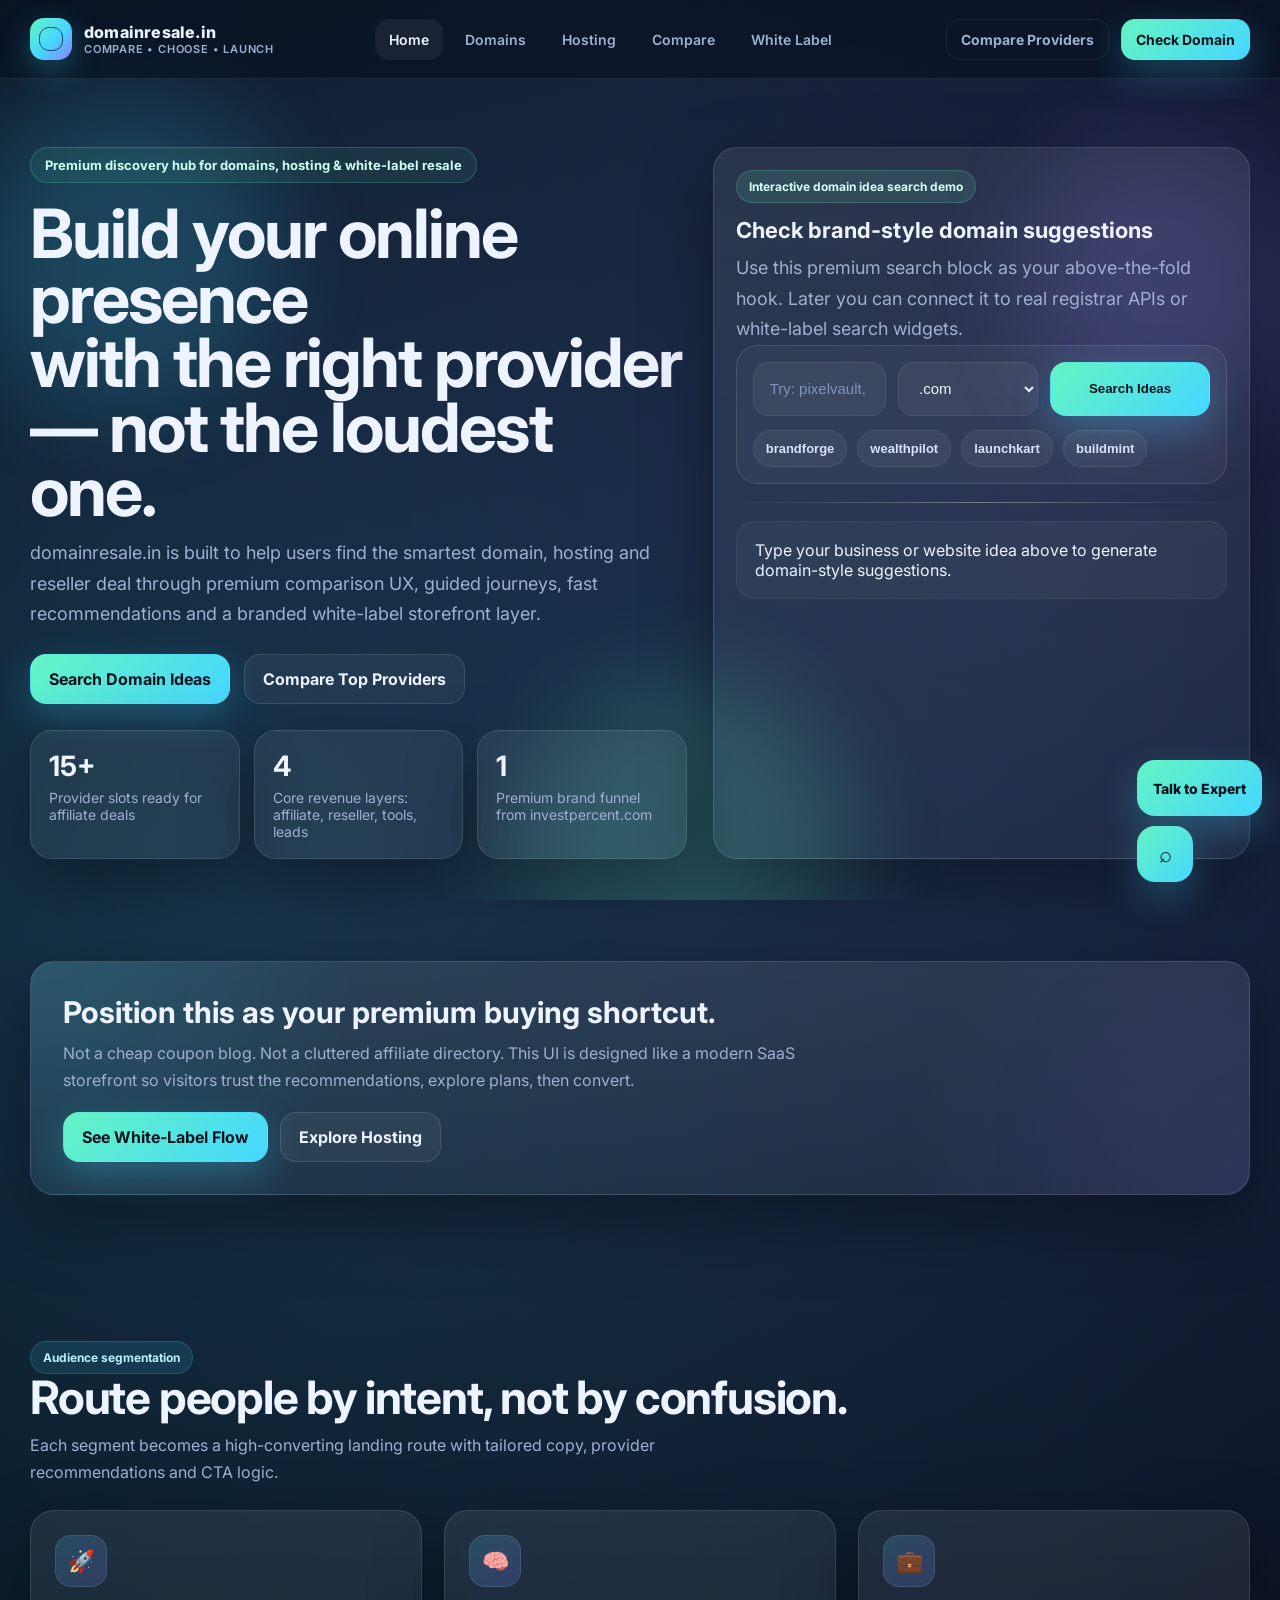
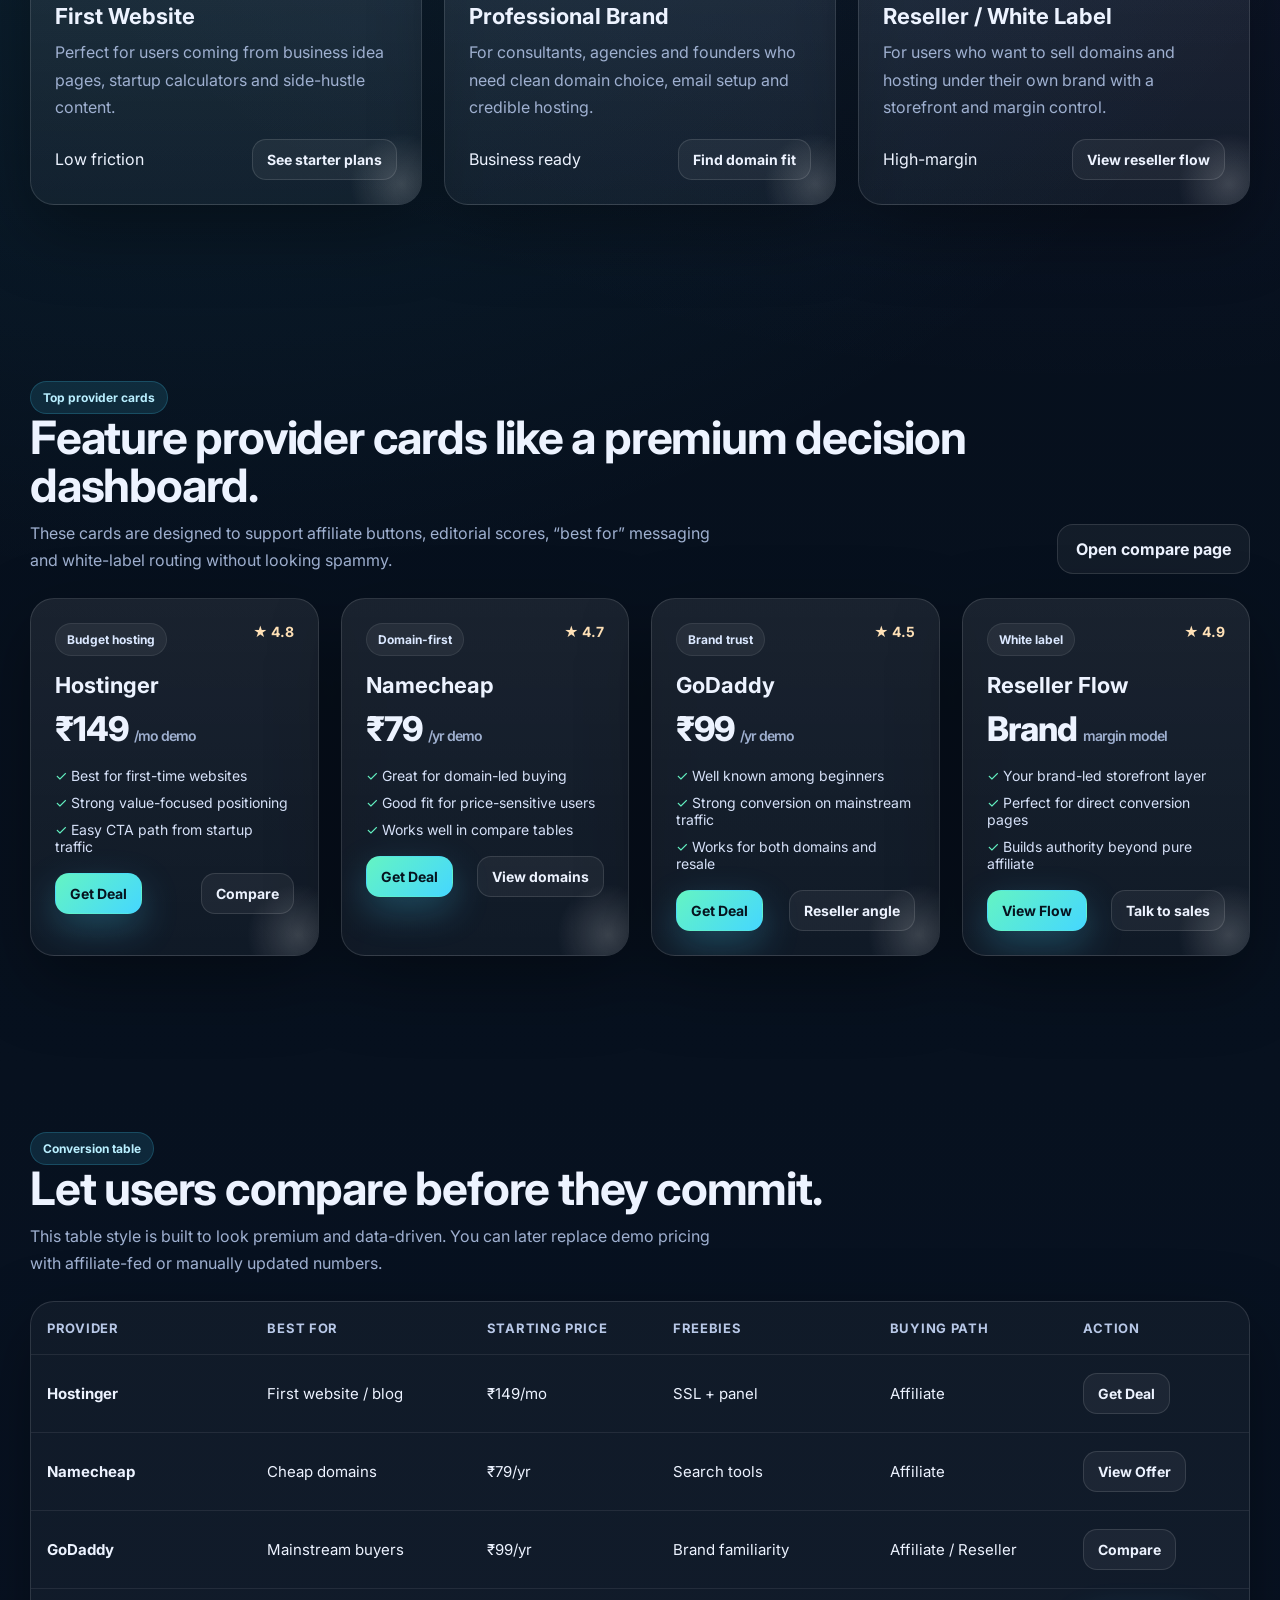
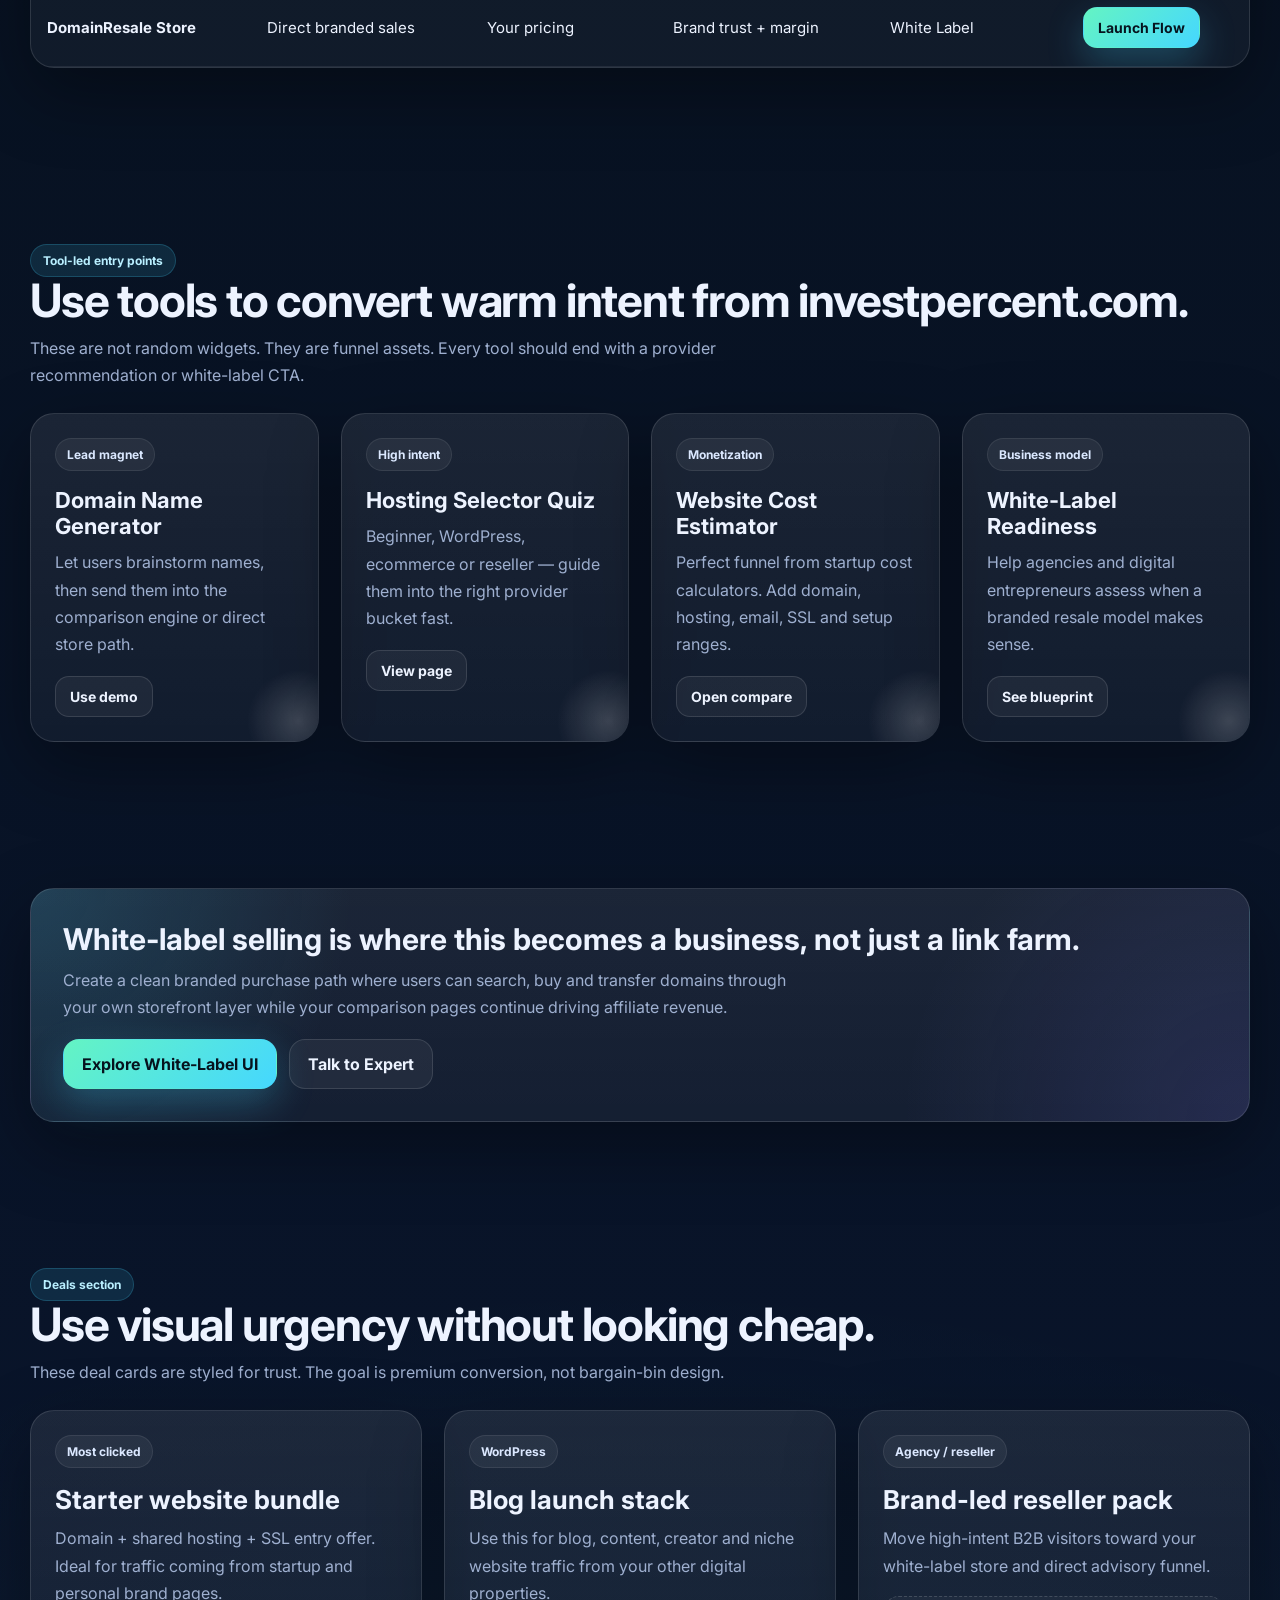
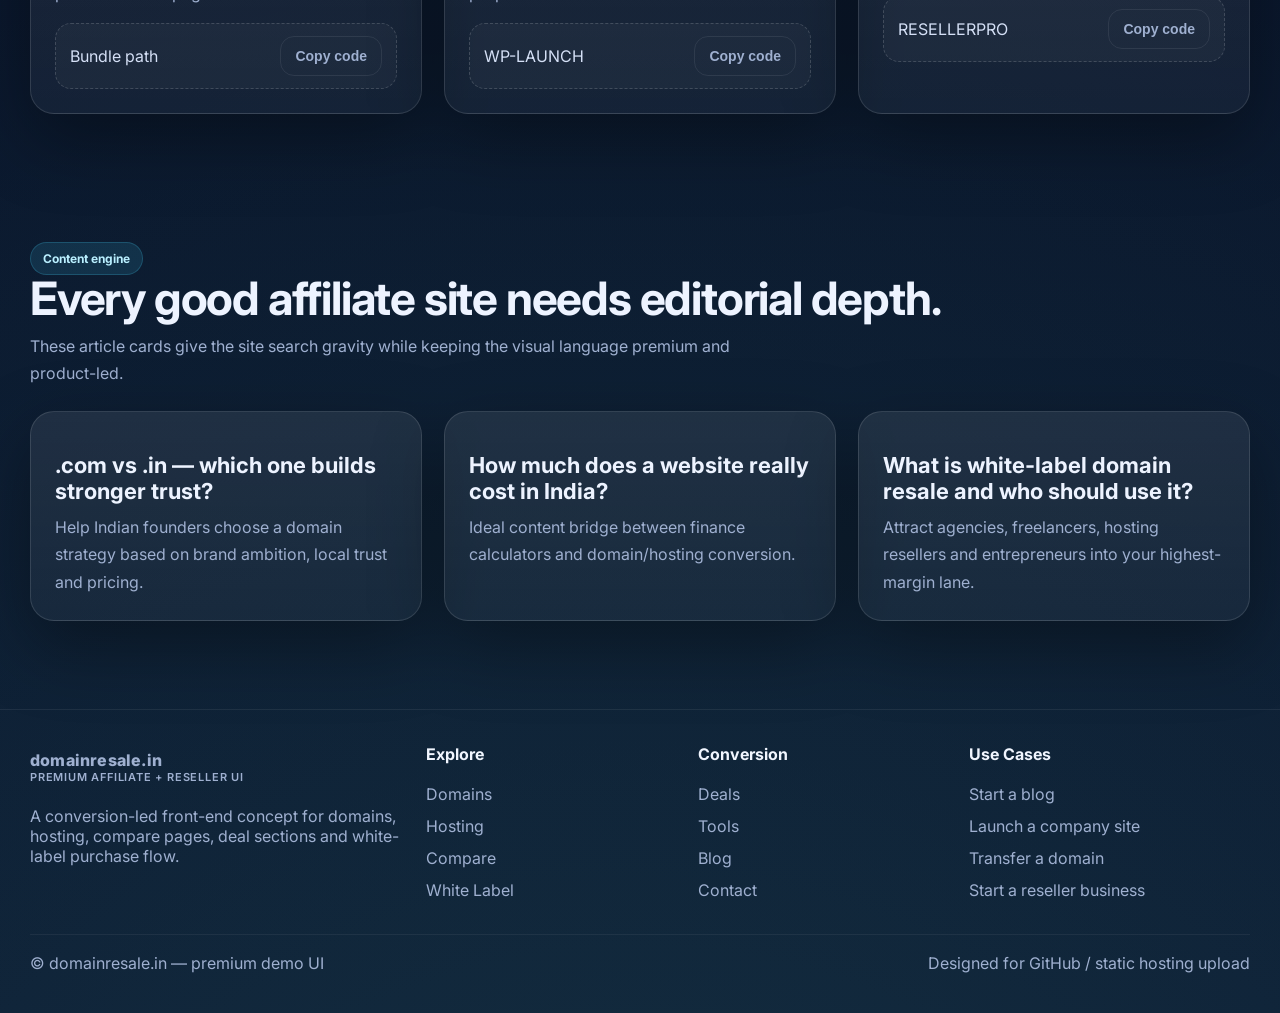
<file: index.html>
<!DOCTYPE html>
<html lang="en">
<head>
<!-- Google tag (gtag.js) -->
<script async src="https://www.googletagmanager.com/gtag/js?id=G-X40B58J1ZN"></script>
<script>
  window.dataLayer = window.dataLayer || [];
  function gtag(){dataLayer.push(arguments);}
  gtag('js', new Date());

  gtag('config', 'G-X40B58J1ZN');
</script>
  <meta charset="UTF-8" />
  <meta name="viewport" content="width=device-width, initial-scale=1.0" />
  <title>domainresale.in — Compare Domains, Hosting & Launch Faster</title>
  <meta name="description" content="Premium comparison website for domains, hosting, WordPress, business email and reseller plans. Designed for high intent users and conversion." />
  <link rel="preconnect" href="https://fonts.googleapis.com">
  <link rel="preconnect" href="https://fonts.gstatic.com" crossorigin>
  <link href="https://fonts.googleapis.com/css2?family=Inter:wght@400;500;600;700;800;900&display=swap" rel="stylesheet">
  <link rel="stylesheet" href="css/global.css" />
  <link rel="stylesheet" href="css/pages.css" />
</head>
<body>
  <div class="bg-orbs"><span></span><span></span><span></span></div>

  <header class="topbar">
    <div class="container nav">
      <a class="brand" href="index.html">
        <span class="brand-mark"></span>
        <span>
          domainresale.in
          <small>Compare • choose • launch</small>
        </span>
      </a>

      <nav class="nav-links">
        <a class="active" href="index.html">Home</a>
        <a href="pages/domains.html">Domains</a>
        <a href="pages/hosting.html">Hosting</a>
        <a href="pages/compare.html">Compare</a>
        <a href="pages/white-label.html">White Label</a>
      </nav>

      <div class="nav-cta">
        <a class="btn btn-ghost btn-small" href="pages/compare.html">Compare Providers</a>
        <a class="btn btn-primary btn-small" href="#hero-search">Check Domain</a>
      </div>

      <button class="mobile-toggle" aria-label="Toggle menu">☰</button>
    </div>
  </header>

  <main>
    <section class="hero">
      <div class="container hero-grid">
        <div>
          <span class="kicker">Premium discovery hub for domains, hosting & white-label resale</span>
          <h1>Build your online presence <br> with the right provider — not the loudest one.</h1>
          <p>
            domainresale.in is built to help users find the smartest domain, hosting and reseller deal through premium comparison UX, guided journeys, fast recommendations and a branded white-label storefront layer.
          </p>

          <div class="hero-actions">
            <a class="btn btn-primary" href="#hero-search">Search Domain Ideas</a>
            <a class="btn btn-secondary" href="pages/compare.html">Compare Top Providers</a>
          </div>

          <div class="hero-metrics">
            <div class="metric"><strong>15+</strong><span>Provider slots ready for affiliate deals</span></div>
            <div class="metric"><strong>4</strong><span>Core revenue layers: affiliate, reseller, tools, leads</span></div>
            <div class="metric"><strong>1</strong><span>Premium brand funnel from investpercent.com</span></div>
          </div>
        </div>

        <div class="card hero-panel" id="hero-search">
          <span class="badge badge-success">Interactive domain idea search demo</span>
          <h3 style="margin-top:14px">Check brand-style domain suggestions</h3>
          <p>Use this premium search block as your above-the-fold hook. Later you can connect it to real registrar APIs or white-label search widgets.</p>

          <div class="search-shell">
            <div class="search-row">
              <input class="input" id="domainQuery" type="text" placeholder="Try: pixelvault, taxlaunch, growkarma" />
              <select class="select">
                <option>.com</option>
                <option>.in</option>
                <option>.co</option>
                <option>.ai</option>
              </select>
              <button class="btn btn-primary" id="searchBtn">Search Ideas</button>
            </div>

            <div class="quick-pills">
              <button class="pill" data-pill-domain="brandforge">brandforge</button>
              <button class="pill" data-pill-domain="wealthpilot">wealthpilot</button>
              <button class="pill" data-pill-domain="launchkart">launchkart</button>
              <button class="pill" data-pill-domain="buildmint">buildmint</button>
            </div>
          </div>

          <div class="glow-line"></div>
          <div class="mini-table" id="suggestResults">
            <div class="tip">Type your business or website idea above to generate domain-style suggestions.</div>
          </div>
        </div>
      </div>
    </section>

    <section class="section-tight">
      <div class="container">
        <div class="cta-band card">
          <div>
            <h3>Position this as your premium buying shortcut.</h3>
            <p>Not a cheap coupon blog. Not a cluttered affiliate directory. This UI is designed like a modern SaaS storefront so visitors trust the recommendations, explore plans, then convert.</p>
          </div>
          <div style="display:flex;gap:12px;flex-wrap:wrap">
            <a class="btn btn-primary" href="pages/white-label.html">See White-Label Flow</a>
            <a class="btn btn-secondary" href="pages/hosting.html">Explore Hosting</a>
          </div>
        </div>
      </div>
    </section>

    <section class="section">
      <div class="container">
        <div class="section-head">
          <div>
            <span class="badge">Audience segmentation</span>
            <h2>Route people by intent, not by confusion.</h2>
            <p>Each segment becomes a high-converting landing route with tailored copy, provider recommendations and CTA logic.</p>
          </div>
        </div>

        <div class="grid feature-grid">
          <article class="card feature-card">
            <div class="icon-bubble">🚀</div>
            <h3>First Website</h3>
            <p>Perfect for users coming from business idea pages, startup calculators and side-hustle content.</p>
            <div class="card-footer">
              <span class="tag">Low friction</span>
              <a class="btn btn-secondary btn-small" href="pages/hosting.html">See starter plans</a>
            </div>
          </article>

          <article class="card feature-card">
            <div class="icon-bubble">🧠</div>
            <h3>Professional Brand</h3>
            <p>For consultants, agencies and founders who need clean domain choice, email setup and credible hosting.</p>
            <div class="card-footer">
              <span class="tag">Business ready</span>
              <a class="btn btn-secondary btn-small" href="pages/domains.html">Find domain fit</a>
            </div>
          </article>

          <article class="card feature-card">
            <div class="icon-bubble">💼</div>
            <h3>Reseller / White Label</h3>
            <p>For users who want to sell domains and hosting under their own brand with a storefront and margin control.</p>
            <div class="card-footer">
              <span class="tag">High-margin</span>
              <a class="btn btn-secondary btn-small" href="pages/white-label.html">View reseller flow</a>
            </div>
          </article>
        </div>
      </div>
    </section>

    <section class="section" id="providers">
      <div class="container">
        <div class="section-head">
          <div>
            <span class="badge">Top provider cards</span>
            <h2>Feature provider cards like a premium decision dashboard.</h2>
            <p>These cards are designed to support affiliate buttons, editorial scores, “best for” messaging and white-label routing without looking spammy.</p>
          </div>
          <a class="btn btn-secondary" href="pages/compare.html">Open compare page</a>
        </div>

        <div class="grid provider-grid">
          <article class="card provider-card">
            <div class="provider-top">
              <div>
                <span class="tag">Budget hosting</span>
                <h3>Hostinger</h3>
              </div>
              <div class="rating">★ 4.8</div>
            </div>
            <div class="price">₹149 <small>/mo demo</small></div>
            <ul class="list">
              <li>Best for first-time websites</li>
              <li>Strong value-focused positioning</li>
              <li>Easy CTA path from startup traffic</li>
            </ul>
            <div class="card-footer">
              <a class="btn btn-primary btn-small" href="#">Get Deal</a>
              <a class="btn btn-secondary btn-small" href="pages/compare.html">Compare</a>
            </div>
          </article>

          <article class="card provider-card">
            <div class="provider-top">
              <div>
                <span class="tag">Domain-first</span>
                <h3>Namecheap</h3>
              </div>
              <div class="rating">★ 4.7</div>
            </div>
            <div class="price">₹79 <small>/yr demo</small></div>
            <ul class="list">
              <li>Great for domain-led buying</li>
              <li>Good fit for price-sensitive users</li>
              <li>Works well in compare tables</li>
            </ul>
            <div class="card-footer">
              <a class="btn btn-primary btn-small" href="#">Get Deal</a>
              <a class="btn btn-secondary btn-small" href="pages/domains.html">View domains</a>
            </div>
          </article>

          <article class="card provider-card">
            <div class="provider-top">
              <div>
                <span class="tag">Brand trust</span>
                <h3>GoDaddy</h3>
              </div>
              <div class="rating">★ 4.5</div>
            </div>
            <div class="price">₹99 <small>/yr demo</small></div>
            <ul class="list">
              <li>Well known among beginners</li>
              <li>Strong conversion on mainstream traffic</li>
              <li>Works for both domains and resale</li>
            </ul>
            <div class="card-footer">
              <a class="btn btn-primary btn-small" href="#">Get Deal</a>
              <a class="btn btn-secondary btn-small" href="pages/white-label.html">Reseller angle</a>
            </div>
          </article>

          <article class="card provider-card">
            <div class="provider-top">
              <div>
                <span class="tag">White label</span>
                <h3>Reseller Flow</h3>
              </div>
              <div class="rating">★ 4.9</div>
            </div>
            <div class="price">Brand <small>margin model</small></div>
            <ul class="list">
              <li>Your brand-led storefront layer</li>
              <li>Perfect for direct conversion pages</li>
              <li>Builds authority beyond pure affiliate</li>
            </ul>
            <div class="card-footer">
              <a class="btn btn-primary btn-small" href="pages/white-label.html">View Flow</a>
              <a class="btn btn-secondary btn-small" href="#">Talk to sales</a>
            </div>
          </article>
        </div>
      </div>
    </section>

    <section class="section">
      <div class="container">
        <div class="section-head">
          <div>
            <span class="badge">Conversion table</span>
            <h2>Let users compare before they commit.</h2>
            <p>This table style is built to look premium and data-driven. You can later replace demo pricing with affiliate-fed or manually updated numbers.</p>
          </div>
        </div>

        <div class="compare-table card">
          <table>
            <thead>
              <tr>
                <th>Provider</th>
                <th>Best For</th>
                <th>Starting Price</th>
                <th>Freebies</th>
                <th>Buying Path</th>
                <th>Action</th>
              </tr>
            </thead>
            <tbody>
              <tr>
                <td><strong>Hostinger</strong></td>
                <td>First website / blog</td>
                <td>₹149/mo</td>
                <td>SSL + panel</td>
                <td>Affiliate</td>
                <td><a class="btn btn-secondary btn-small" href="#">Get Deal</a></td>
              </tr>
              <tr>
                <td><strong>Namecheap</strong></td>
                <td>Cheap domains</td>
                <td>₹79/yr</td>
                <td>Search tools</td>
                <td>Affiliate</td>
                <td><a class="btn btn-secondary btn-small" href="#">View Offer</a></td>
              </tr>
              <tr>
                <td><strong>GoDaddy</strong></td>
                <td>Mainstream buyers</td>
                <td>₹99/yr</td>
                <td>Brand familiarity</td>
                <td>Affiliate / Reseller</td>
                <td><a class="btn btn-secondary btn-small" href="#">Compare</a></td>
              </tr>
              <tr>
                <td><strong>DomainResale Store</strong></td>
                <td>Direct branded sales</td>
                <td>Your pricing</td>
                <td>Brand trust + margin</td>
                <td>White Label</td>
                <td><a class="btn btn-primary btn-small" href="pages/white-label.html">Launch Flow</a></td>
              </tr>
            </tbody>
          </table>
        </div>
      </div>
    </section>

    <section class="section">
      <div class="container">
        <div class="section-head">
          <div>
            <span class="badge">Tool-led entry points</span>
            <h2>Use tools to convert warm intent from investpercent.com.</h2>
            <p>These are not random widgets. They are funnel assets. Every tool should end with a provider recommendation or white-label CTA.</p>
          </div>
        </div>

        <div class="grid tools-grid">
          <article class="card tool-card">
            <span class="tag">Lead magnet</span>
            <h3>Domain Name Generator</h3>
            <p>Let users brainstorm names, then send them into the comparison engine or direct store path.</p>
            <div class="card-footer"><a class="btn btn-secondary btn-small" href="#hero-search">Use demo</a></div>
          </article>

          <article class="card tool-card">
            <span class="tag">High intent</span>
            <h3>Hosting Selector Quiz</h3>
            <p>Beginner, WordPress, ecommerce or reseller — guide them into the right provider bucket fast.</p>
            <div class="card-footer"><a class="btn btn-secondary btn-small" href="pages/hosting.html">View page</a></div>
          </article>

          <article class="card tool-card">
            <span class="tag">Monetization</span>
            <h3>Website Cost Estimator</h3>
            <p>Perfect funnel from startup cost calculators. Add domain, hosting, email, SSL and setup ranges.</p>
            <div class="card-footer"><a class="btn btn-secondary btn-small" href="pages/compare.html">Open compare</a></div>
          </article>

          <article class="card tool-card">
            <span class="tag">Business model</span>
            <h3>White-Label Readiness</h3>
            <p>Help agencies and digital entrepreneurs assess when a branded resale model makes sense.</p>
            <div class="card-footer"><a class="btn btn-secondary btn-small" href="pages/white-label.html">See blueprint</a></div>
          </article>
        </div>
      </div>
    </section>

    <section class="section-tight">
      <div class="container">
        <div class="cta-band card">
          <div>
            <h3>White-label selling is where this becomes a business, not just a link farm.</h3>
            <p>Create a clean branded purchase path where users can search, buy and transfer domains through your own storefront layer while your comparison pages continue driving affiliate revenue.</p>
          </div>
          <div style="display:flex;gap:12px;flex-wrap:wrap">
            <a class="btn btn-primary" href="pages/white-label.html">Explore White-Label UI</a>
            <a class="btn btn-secondary" href="#">Talk to Expert</a>
          </div>
        </div>
      </div>
    </section>

    <section class="section">
      <div class="container">
        <div class="section-head">
          <div>
            <span class="badge">Deals section</span>
            <h2>Use visual urgency without looking cheap.</h2>
            <p>These deal cards are styled for trust. The goal is premium conversion, not bargain-bin design.</p>
          </div>
        </div>

        <div class="grid deals-grid">
          <article class="card deal-card">
            <span class="tag">Most clicked</span>
            <h3>Starter website bundle</h3>
            <p>Domain + shared hosting + SSL entry offer. Ideal for traffic coming from startup and personal brand pages.</p>
            <div class="deal-code">
              <span>Bundle path</span>
              <button class="btn btn-ghost btn-small" data-copy="STARTERBUNDLE">Copy code</button>
            </div>
          </article>

          <article class="card deal-card">
            <span class="tag">WordPress</span>
            <h3>Blog launch stack</h3>
            <p>Use this for blog, content, creator and niche website traffic from your other digital properties.</p>
            <div class="deal-code">
              <span>WP-LAUNCH</span>
              <button class="btn btn-ghost btn-small" data-copy="WP-LAUNCH">Copy code</button>
            </div>
          </article>

          <article class="card deal-card">
            <span class="tag">Agency / reseller</span>
            <h3>Brand-led reseller pack</h3>
            <p>Move high-intent B2B visitors toward your white-label store and direct advisory funnel.</p>
            <div class="deal-code">
              <span>RESELLERPRO</span>
              <button class="btn btn-ghost btn-small" data-copy="RESELLERPRO">Copy code</button>
            </div>
          </article>
        </div>
      </div>
    </section>

    <section class="section" style="padding-top:40px">
      <div class="container">
        <div class="section-head">
          <div>
            <span class="badge">Content engine</span>
            <h2>Every good affiliate site needs editorial depth.</h2>
            <p>These article cards give the site search gravity while keeping the visual language premium and product-led.</p>
          </div>
        </div>

        <div class="grid blog-grid">
          <article class="card blog-card">
            <h3>.com vs .in — which one builds stronger trust?</h3>
            <p>Help Indian founders choose a domain strategy based on brand ambition, local trust and pricing.</p>
          </article>
          <article class="card blog-card">
            <h3>How much does a website really cost in India?</h3>
            <p>Ideal content bridge between finance calculators and domain/hosting conversion.</p>
          </article>
          <article class="card blog-card">
            <h3>What is white-label domain resale and who should use it?</h3>
            <p>Attract agencies, freelancers, hosting resellers and entrepreneurs into your highest-margin lane.</p>
          </article>
        </div>
      </div>
    </section>
  </main>

  <div class="floating-cta">
    <a class="float-btn float-chat" href="#">Talk to Expert</a>
    <a class="float-btn" href="#hero-search" title="Check Domain">⌕</a>
  </div>

  <footer>
    <div class="container">
      <div class="footer-grid">
        <div>
          <a class="brand" href="index.html">
            <span class="brand-mark"></span>
            <span>
              domainresale.in
              <small>Premium affiliate + reseller UI</small>
            </span>
          </a>
          <p style="margin-top:16px;max-width:420px">A conversion-led front-end concept for domains, hosting, compare pages, deal sections and white-label purchase flow.</p>
        </div>
        <div>
          <h4>Explore</h4>
          <a href="pages/domains.html">Domains</a>
          <a href="pages/hosting.html">Hosting</a>
          <a href="pages/compare.html">Compare</a>
          <a href="pages/white-label.html">White Label</a>
        </div>
        <div>
          <h4>Conversion</h4>
          <a href="#">Deals</a>
          <a href="#">Tools</a>
          <a href="#">Blog</a>
          <a href="#">Contact</a>
        </div>
        <div>
          <h4>Use Cases</h4>
          <a href="#">Start a blog</a>
          <a href="#">Launch a company site</a>
          <a href="#">Transfer a domain</a>
          <a href="#">Start a reseller business</a>
        </div>
      </div>
      <div class="footer-bottom">
        <span>© domainresale.in — premium demo UI</span>
        <span>Designed for GitHub / static hosting upload</span>
      </div>
    </div>
  </footer>

  <script src="js/app.js"></script>
</body>
</html>
</file>
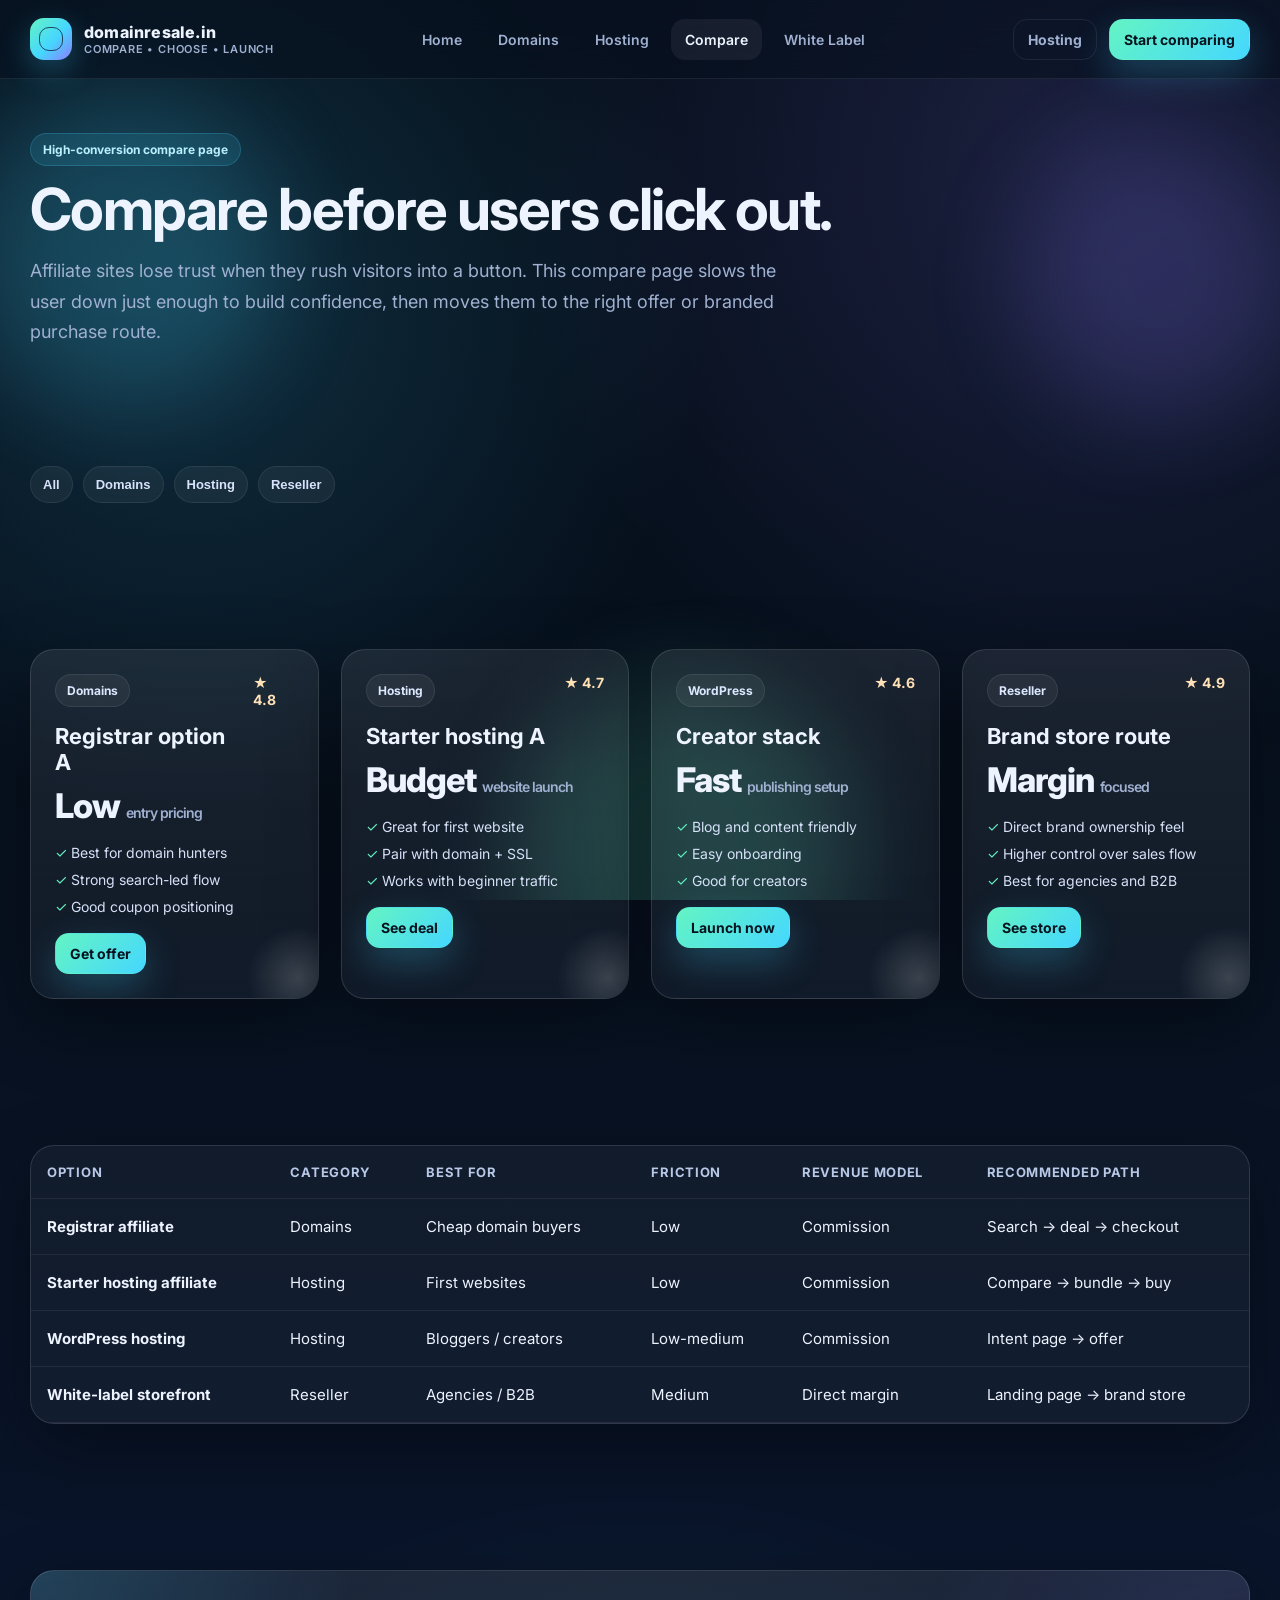
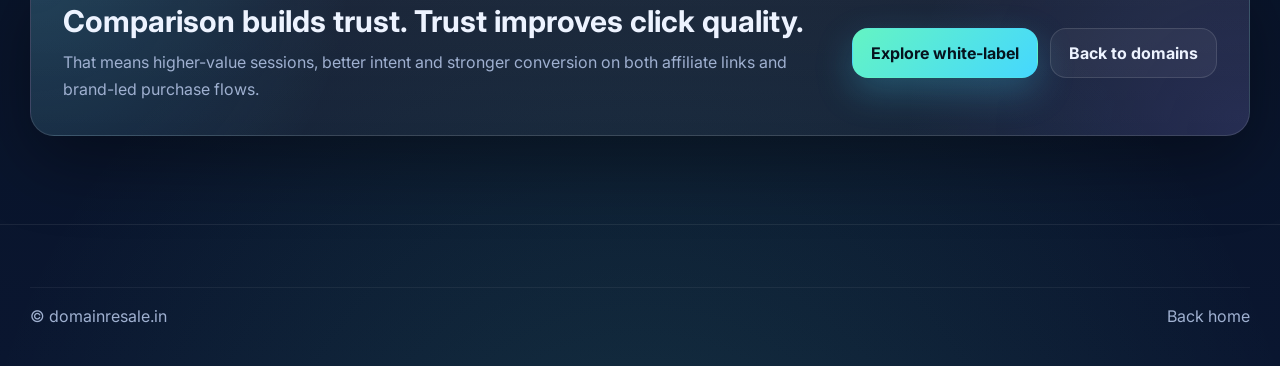
<file: pages/compare.html>
<!DOCTYPE html>
<html lang="en">
<head>
  <meta charset="UTF-8" />
  <meta name="viewport" content="width=device-width, initial-scale=1.0" />
  <title>Compare — domainresale.in</title>
  <link rel="preconnect" href="https://fonts.googleapis.com">
  <link rel="preconnect" href="https://fonts.gstatic.com" crossorigin>
  <link href="https://fonts.googleapis.com/css2?family=Inter:wght@400;500;600;700;800;900&display=swap" rel="stylesheet">
  <link rel="stylesheet" href="../css/global.css" />
  <link rel="stylesheet" href="../css/pages.css" />
</head>
<body>
  <div class="bg-orbs"><span></span><span></span><span></span></div>
  <header class="topbar">
    <div class="container nav">
      <a class="brand" href="../index.html"><span class="brand-mark"></span><span>domainresale.in<small>Compare • choose • launch</small></span></a>
      <nav class="nav-links">
        <a href="../index.html">Home</a>
        <a href="domains.html">Domains</a>
        <a href="hosting.html">Hosting</a>
        <a class="active" href="compare.html">Compare</a>
        <a href="white-label.html">White Label</a>
      </nav>
      <div class="nav-cta">
        <a class="btn btn-ghost btn-small" href="hosting.html">Hosting</a>
        <a class="btn btn-primary btn-small" href="#comparison-table">Start comparing</a>
      </div>
      <button class="mobile-toggle" aria-label="Toggle menu">☰</button>
    </div>
  </header>

  <main>
    <section class="page-hero">
      <div class="container">
        <span class="badge">High-conversion compare page</span>
        <h1>Compare before users click out.</h1>
        <p>Affiliate sites lose trust when they rush visitors into a button. This compare page slows the user down just enough to build confidence, then moves them to the right offer or branded purchase route.</p>
      </div>
    </section>

    <section class="section-tight">
      <div class="container">
        <div class="quick-pills">
          <button class="pill active" data-filter="all" data-filter-group="cards">All</button>
          <button class="pill" data-filter="domains" data-filter-group="cards">Domains</button>
          <button class="pill" data-filter="hosting" data-filter-group="cards">Hosting</button>
          <button class="pill" data-filter="reseller" data-filter-group="cards">Reseller</button>
        </div>
      </div>
    </section>

    <section class="section" id="comparison-table">
      <div class="container">
        <div class="grid provider-grid">
          <article class="card provider-card" data-card-type="domains">
            <div class="provider-top"><div><span class="tag">Domains</span><h3>Registrar option A</h3></div><div class="rating">★ 4.8</div></div>
            <div class="price">Low <small>entry pricing</small></div>
            <ul class="list"><li>Best for domain hunters</li><li>Strong search-led flow</li><li>Good coupon positioning</li></ul>
            <div class="card-footer"><a class="btn btn-primary btn-small" href="#">Get offer</a></div>
          </article>

          <article class="card provider-card" data-card-type="hosting">
            <div class="provider-top"><div><span class="tag">Hosting</span><h3>Starter hosting A</h3></div><div class="rating">★ 4.7</div></div>
            <div class="price">Budget <small>website launch</small></div>
            <ul class="list"><li>Great for first website</li><li>Pair with domain + SSL</li><li>Works with beginner traffic</li></ul>
            <div class="card-footer"><a class="btn btn-primary btn-small" href="#">See deal</a></div>
          </article>

          <article class="card provider-card" data-card-type="hosting">
            <div class="provider-top"><div><span class="tag">WordPress</span><h3>Creator stack</h3></div><div class="rating">★ 4.6</div></div>
            <div class="price">Fast <small>publishing setup</small></div>
            <ul class="list"><li>Blog and content friendly</li><li>Easy onboarding</li><li>Good for creators</li></ul>
            <div class="card-footer"><a class="btn btn-primary btn-small" href="#">Launch now</a></div>
          </article>

          <article class="card provider-card" data-card-type="reseller">
            <div class="provider-top"><div><span class="tag">Reseller</span><h3>Brand store route</h3></div><div class="rating">★ 4.9</div></div>
            <div class="price">Margin <small>focused</small></div>
            <ul class="list"><li>Direct brand ownership feel</li><li>Higher control over sales flow</li><li>Best for agencies and B2B</li></ul>
            <div class="card-footer"><a class="btn btn-primary btn-small" href="white-label.html">See store</a></div>
          </article>
        </div>
      </div>
    </section>

    <section class="section-tight">
      <div class="container">
        <div class="compare-table card">
          <table>
            <thead>
              <tr>
                <th>Option</th>
                <th>Category</th>
                <th>Best For</th>
                <th>Friction</th>
                <th>Revenue Model</th>
                <th>Recommended Path</th>
              </tr>
            </thead>
            <tbody>
              <tr>
                <td><strong>Registrar affiliate</strong></td>
                <td>Domains</td>
                <td>Cheap domain buyers</td>
                <td>Low</td>
                <td>Commission</td>
                <td>Search → deal → checkout</td>
              </tr>
              <tr>
                <td><strong>Starter hosting affiliate</strong></td>
                <td>Hosting</td>
                <td>First websites</td>
                <td>Low</td>
                <td>Commission</td>
                <td>Compare → bundle → buy</td>
              </tr>
              <tr>
                <td><strong>WordPress hosting</strong></td>
                <td>Hosting</td>
                <td>Bloggers / creators</td>
                <td>Low-medium</td>
                <td>Commission</td>
                <td>Intent page → offer</td>
              </tr>
              <tr>
                <td><strong>White-label storefront</strong></td>
                <td>Reseller</td>
                <td>Agencies / B2B</td>
                <td>Medium</td>
                <td>Direct margin</td>
                <td>Landing page → brand store</td>
              </tr>
            </tbody>
          </table>
        </div>
      </div>
    </section>

    <section class="section">
      <div class="container">
        <div class="cta-band card">
          <div>
            <h3>Comparison builds trust. Trust improves click quality.</h3>
            <p>That means higher-value sessions, better intent and stronger conversion on both affiliate links and brand-led purchase flows.</p>
          </div>
          <div style="display:flex;gap:12px;flex-wrap:wrap">
            <a class="btn btn-primary" href="white-label.html">Explore white-label</a>
            <a class="btn btn-secondary" href="domains.html">Back to domains</a>
          </div>
        </div>
      </div>
    </section>
  </main>

  <footer><div class="container"><div class="footer-bottom"><span>© domainresale.in</span><span><a href="../index.html">Back home</a></span></div></div></footer>
  <script src="../js/app.js"></script>
</body>
</html>
</file>
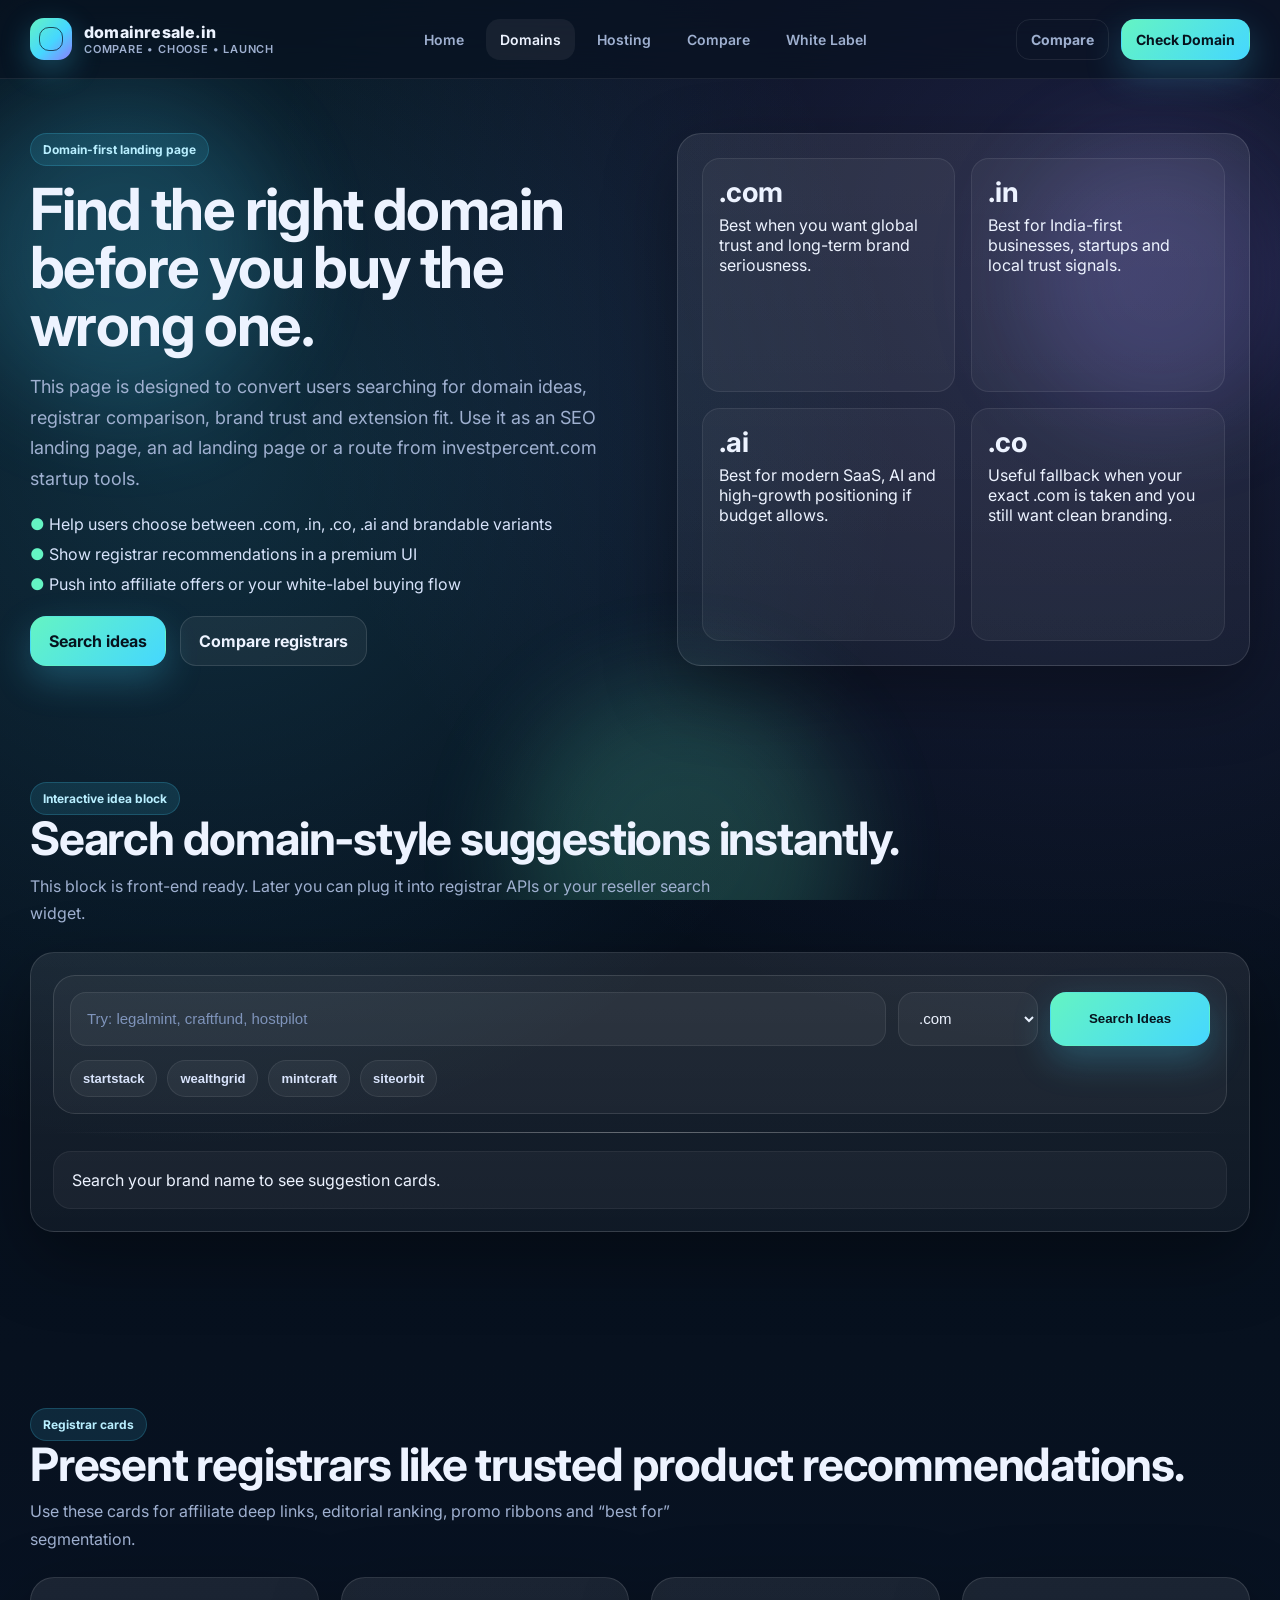
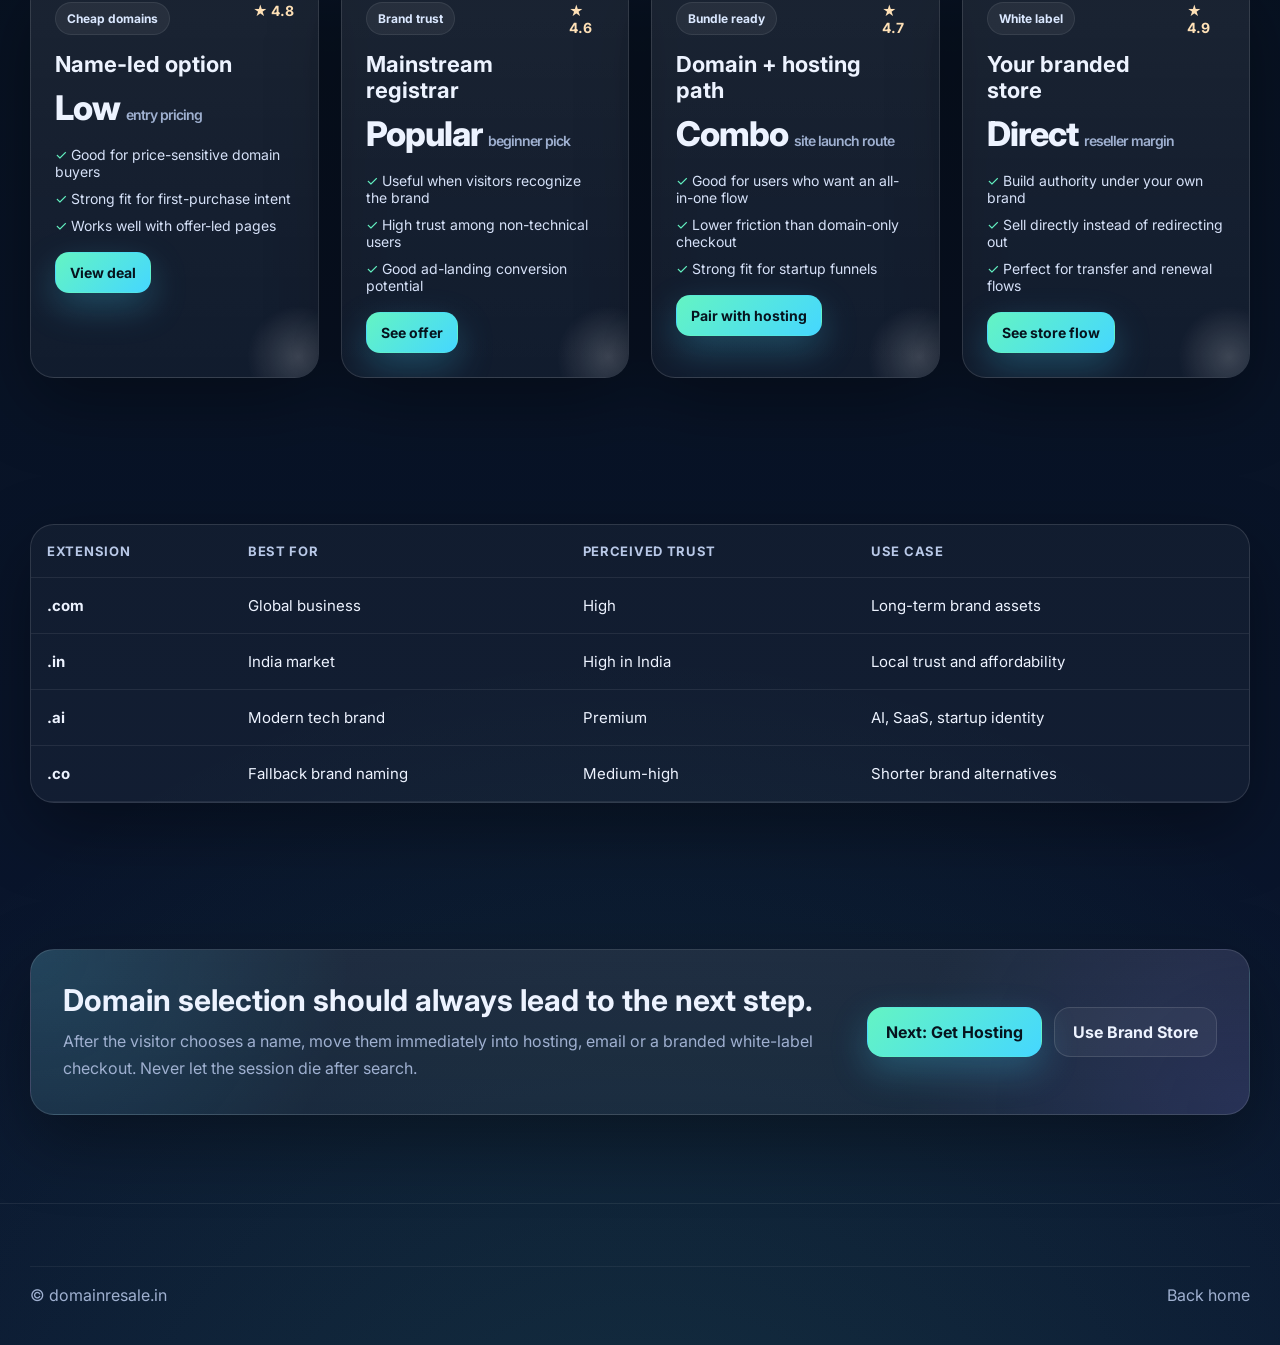
<file: pages/domains.html>
<!DOCTYPE html>
<html lang="en">
<head>
  <meta charset="UTF-8" />
  <meta name="viewport" content="width=device-width, initial-scale=1.0" />
  <title>Domains — domainresale.in</title>
  <link rel="preconnect" href="https://fonts.googleapis.com">
  <link rel="preconnect" href="https://fonts.gstatic.com" crossorigin>
  <link href="https://fonts.googleapis.com/css2?family=Inter:wght@400;500;600;700;800;900&display=swap" rel="stylesheet">
  <link rel="stylesheet" href="../css/global.css" />
  <link rel="stylesheet" href="../css/pages.css" />
</head>
<body>
  <div class="bg-orbs"><span></span><span></span><span></span></div>
  <header class="topbar">
    <div class="container nav">
      <a class="brand" href="../index.html"><span class="brand-mark"></span><span>domainresale.in<small>Compare • choose • launch</small></span></a>
      <nav class="nav-links">
        <a href="../index.html">Home</a>
        <a class="active" href="domains.html">Domains</a>
        <a href="hosting.html">Hosting</a>
        <a href="compare.html">Compare</a>
        <a href="white-label.html">White Label</a>
      </nav>
      <div class="nav-cta">
        <a class="btn btn-ghost btn-small" href="compare.html">Compare</a>
        <a class="btn btn-primary btn-small" href="#domain-search">Check Domain</a>
      </div>
      <button class="mobile-toggle" aria-label="Toggle menu">☰</button>
    </div>
  </header>

  <main>
    <section class="page-hero">
      <div class="container split-hero">
        <div>
          <span class="badge">Domain-first landing page</span>
          <h1>Find the right domain before you buy the wrong one.</h1>
          <p>This page is designed to convert users searching for domain ideas, registrar comparison, brand trust and extension fit. Use it as an SEO landing page, an ad landing page or a route from investpercent.com startup tools.</p>
          <ul class="hero-bullets">
            <li>Help users choose between .com, .in, .co, .ai and brandable variants</li>
            <li>Show registrar recommendations in a premium UI</li>
            <li>Push into affiliate offers or your white-label buying flow</li>
          </ul>
          <div class="hero-actions" style="margin-top:22px">
            <a class="btn btn-primary" href="#domain-search">Search ideas</a>
            <a class="btn btn-secondary" href="compare.html">Compare registrars</a>
          </div>
        </div>
        <div class="card provider-hero-panel">
          <div class="provider-stat"><strong>.com</strong><span>Best when you want global trust and long-term brand seriousness.</span></div>
          <div class="provider-stat"><strong>.in</strong><span>Best for India-first businesses, startups and local trust signals.</span></div>
          <div class="provider-stat"><strong>.ai</strong><span>Best for modern SaaS, AI and high-growth positioning if budget allows.</span></div>
          <div class="provider-stat"><strong>.co</strong><span>Useful fallback when your exact .com is taken and you still want clean branding.</span></div>
        </div>
      </div>
    </section>

    <section class="section" id="domain-search">
      <div class="container">
        <div class="section-head">
          <div>
            <span class="badge">Interactive idea block</span>
            <h2>Search domain-style suggestions instantly.</h2>
            <p>This block is front-end ready. Later you can plug it into registrar APIs or your reseller search widget.</p>
          </div>
        </div>

        <div class="card hero-panel">
          <div class="search-shell">
            <div class="search-row">
              <input class="input" id="domainQuery" type="text" placeholder="Try: legalmint, craftfund, hostpilot" />
              <select class="select">
                <option>.com</option>
                <option>.in</option>
                <option>.co</option>
                <option>.ai</option>
              </select>
              <button class="btn btn-primary" id="searchBtn">Search Ideas</button>
            </div>
            <div class="quick-pills">
              <button class="pill" data-pill-domain="startstack">startstack</button>
              <button class="pill" data-pill-domain="wealthgrid">wealthgrid</button>
              <button class="pill" data-pill-domain="mintcraft">mintcraft</button>
              <button class="pill" data-pill-domain="siteorbit">siteorbit</button>
            </div>
          </div>
          <div class="glow-line"></div>
          <div class="mini-table" id="suggestResults">
            <div class="tip">Search your brand name to see suggestion cards.</div>
          </div>
        </div>
      </div>
    </section>

    <section class="section">
      <div class="container">
        <div class="section-head">
          <div>
            <span class="badge">Registrar cards</span>
            <h2>Present registrars like trusted product recommendations.</h2>
            <p>Use these cards for affiliate deep links, editorial ranking, promo ribbons and “best for” segmentation.</p>
          </div>
        </div>

        <div class="grid provider-grid">
          <article class="card provider-card">
            <div class="provider-top"><div><span class="tag">Cheap domains</span><h3>Name-led option</h3></div><div class="rating">★ 4.8</div></div>
            <div class="price">Low <small>entry pricing</small></div>
            <ul class="list">
              <li>Good for price-sensitive domain buyers</li>
              <li>Strong fit for first-purchase intent</li>
              <li>Works well with offer-led pages</li>
            </ul>
            <div class="card-footer"><a class="btn btn-primary btn-small" href="#">View deal</a></div>
          </article>

          <article class="card provider-card">
            <div class="provider-top"><div><span class="tag">Brand trust</span><h3>Mainstream registrar</h3></div><div class="rating">★ 4.6</div></div>
            <div class="price">Popular <small>beginner pick</small></div>
            <ul class="list">
              <li>Useful when visitors recognize the brand</li>
              <li>High trust among non-technical users</li>
              <li>Good ad-landing conversion potential</li>
            </ul>
            <div class="card-footer"><a class="btn btn-primary btn-small" href="#">See offer</a></div>
          </article>

          <article class="card provider-card">
            <div class="provider-top"><div><span class="tag">Bundle ready</span><h3>Domain + hosting path</h3></div><div class="rating">★ 4.7</div></div>
            <div class="price">Combo <small>site launch route</small></div>
            <ul class="list">
              <li>Good for users who want an all-in-one flow</li>
              <li>Lower friction than domain-only checkout</li>
              <li>Strong fit for startup funnels</li>
            </ul>
            <div class="card-footer"><a class="btn btn-primary btn-small" href="hosting.html">Pair with hosting</a></div>
          </article>

          <article class="card provider-card">
            <div class="provider-top"><div><span class="tag">White label</span><h3>Your branded store</h3></div><div class="rating">★ 4.9</div></div>
            <div class="price">Direct <small>reseller margin</small></div>
            <ul class="list">
              <li>Build authority under your own brand</li>
              <li>Sell directly instead of redirecting out</li>
              <li>Perfect for transfer and renewal flows</li>
            </ul>
            <div class="card-footer"><a class="btn btn-primary btn-small" href="white-label.html">See store flow</a></div>
          </article>
        </div>
      </div>
    </section>

    <section class="section-tight">
      <div class="container">
        <div class="compare-table card">
          <table>
            <thead>
              <tr>
                <th>Extension</th>
                <th>Best for</th>
                <th>Perceived trust</th>
                <th>Use case</th>
              </tr>
            </thead>
            <tbody>
              <tr><td><strong>.com</strong></td><td>Global business</td><td>High</td><td>Long-term brand assets</td></tr>
              <tr><td><strong>.in</strong></td><td>India market</td><td>High in India</td><td>Local trust and affordability</td></tr>
              <tr><td><strong>.ai</strong></td><td>Modern tech brand</td><td>Premium</td><td>AI, SaaS, startup identity</td></tr>
              <tr><td><strong>.co</strong></td><td>Fallback brand naming</td><td>Medium-high</td><td>Shorter brand alternatives</td></tr>
            </tbody>
          </table>
        </div>
      </div>
    </section>

    <section class="section">
      <div class="container">
        <div class="cta-band card">
          <div>
            <h3>Domain selection should always lead to the next step.</h3>
            <p>After the visitor chooses a name, move them immediately into hosting, email or a branded white-label checkout. Never let the session die after search.</p>
          </div>
          <div style="display:flex;gap:12px;flex-wrap:wrap">
            <a class="btn btn-primary" href="hosting.html">Next: Get Hosting</a>
            <a class="btn btn-secondary" href="white-label.html">Use Brand Store</a>
          </div>
        </div>
      </div>
    </section>
  </main>

  <footer><div class="container"><div class="footer-bottom"><span>© domainresale.in</span><span><a href="../index.html">Back home</a></span></div></div></footer>
  <script src="../js/app.js"></script>
</body>
</html>
</file>
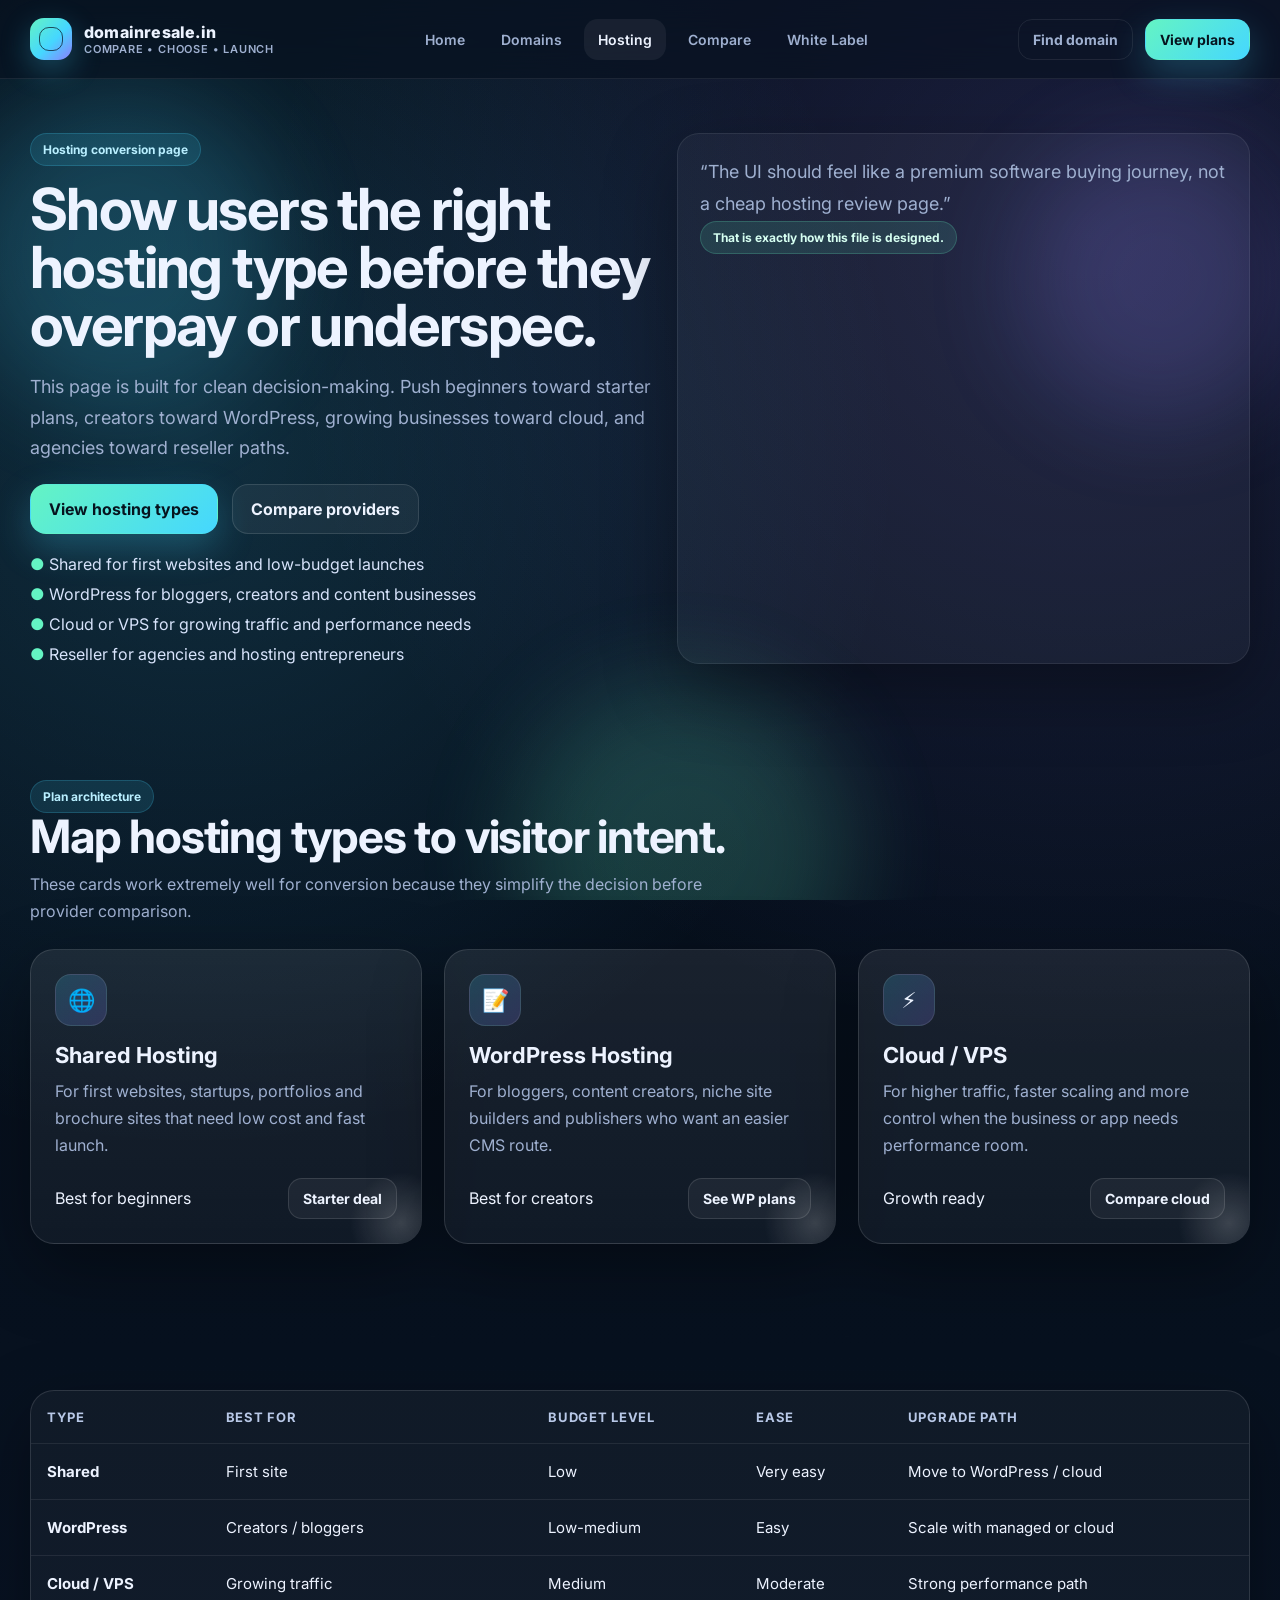
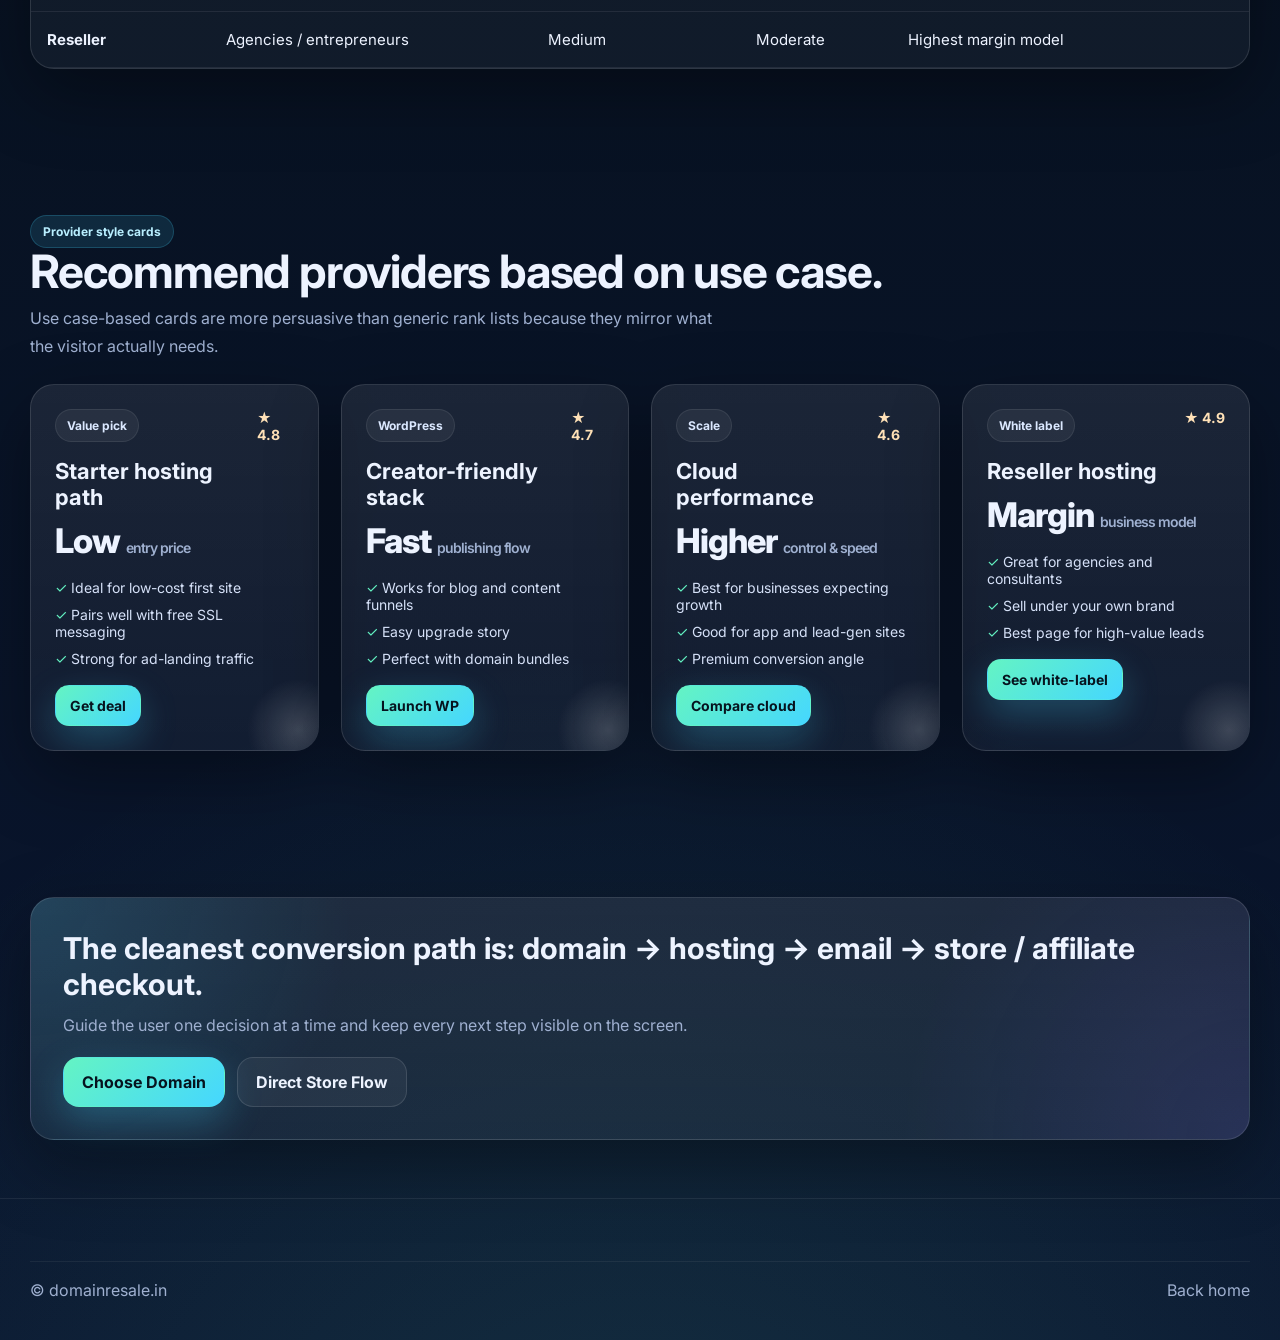
<file: pages/hosting.html>
<!DOCTYPE html>
<html lang="en">
<head>
  <meta charset="UTF-8" />
  <meta name="viewport" content="width=device-width, initial-scale=1.0" />
  <title>Hosting — domainresale.in</title>
  <link rel="preconnect" href="https://fonts.googleapis.com">
  <link rel="preconnect" href="https://fonts.gstatic.com" crossorigin>
  <link href="https://fonts.googleapis.com/css2?family=Inter:wght@400;500;600;700;800;900&display=swap" rel="stylesheet">
  <link rel="stylesheet" href="../css/global.css" />
  <link rel="stylesheet" href="../css/pages.css" />
</head>
<body>
  <div class="bg-orbs"><span></span><span></span><span></span></div>
  <header class="topbar">
    <div class="container nav">
      <a class="brand" href="../index.html"><span class="brand-mark"></span><span>domainresale.in<small>Compare • choose • launch</small></span></a>
      <nav class="nav-links">
        <a href="../index.html">Home</a>
        <a href="domains.html">Domains</a>
        <a class="active" href="hosting.html">Hosting</a>
        <a href="compare.html">Compare</a>
        <a href="white-label.html">White Label</a>
      </nav>
      <div class="nav-cta">
        <a class="btn btn-ghost btn-small" href="domains.html">Find domain</a>
        <a class="btn btn-primary btn-small" href="#plans">View plans</a>
      </div>
      <button class="mobile-toggle" aria-label="Toggle menu">☰</button>
    </div>
  </header>

  <main>
    <section class="page-hero">
      <div class="container split-hero">
        <div>
          <span class="badge">Hosting conversion page</span>
          <h1>Show users the right hosting type before they overpay or underspec.</h1>
          <p>This page is built for clean decision-making. Push beginners toward starter plans, creators toward WordPress, growing businesses toward cloud, and agencies toward reseller paths.</p>
          <div class="hero-actions" style="margin-top:20px">
            <a class="btn btn-primary" href="#plans">View hosting types</a>
            <a class="btn btn-secondary" href="compare.html">Compare providers</a>
          </div>
          <ul class="hero-bullets">
            <li>Shared for first websites and low-budget launches</li>
            <li>WordPress for bloggers, creators and content businesses</li>
            <li>Cloud or VPS for growing traffic and performance needs</li>
            <li>Reseller for agencies and hosting entrepreneurs</li>
          </ul>
        </div>
        <div class="quote-box card">
          <p>“The UI should feel like a premium software buying journey, not a cheap hosting review page.”</p>
          <span class="badge badge-success">That is exactly how this file is designed.</span>
        </div>
      </div>
    </section>

    <section class="section" id="plans">
      <div class="container">
        <div class="section-head">
          <div>
            <span class="badge">Plan architecture</span>
            <h2>Map hosting types to visitor intent.</h2>
            <p>These cards work extremely well for conversion because they simplify the decision before provider comparison.</p>
          </div>
        </div>

        <div class="grid feature-grid">
          <article class="card plan-card">
            <div class="icon-bubble">🌐</div>
            <h3>Shared Hosting</h3>
            <p>For first websites, startups, portfolios and brochure sites that need low cost and fast launch.</p>
            <div class="card-footer"><span class="tag">Best for beginners</span><a class="btn btn-secondary btn-small" href="#">Starter deal</a></div>
          </article>
          <article class="card plan-card">
            <div class="icon-bubble">📝</div>
            <h3>WordPress Hosting</h3>
            <p>For bloggers, content creators, niche site builders and publishers who want an easier CMS route.</p>
            <div class="card-footer"><span class="tag">Best for creators</span><a class="btn btn-secondary btn-small" href="#">See WP plans</a></div>
          </article>
          <article class="card plan-card">
            <div class="icon-bubble">⚡</div>
            <h3>Cloud / VPS</h3>
            <p>For higher traffic, faster scaling and more control when the business or app needs performance room.</p>
            <div class="card-footer"><span class="tag">Growth ready</span><a class="btn btn-secondary btn-small" href="#">Compare cloud</a></div>
          </article>
        </div>
      </div>
    </section>

    <section class="section-tight">
      <div class="container">
        <div class="compare-table card">
          <table>
            <thead>
              <tr>
                <th>Type</th>
                <th>Best for</th>
                <th>Budget level</th>
                <th>Ease</th>
                <th>Upgrade path</th>
              </tr>
            </thead>
            <tbody>
              <tr><td><strong>Shared</strong></td><td>First site</td><td>Low</td><td>Very easy</td><td>Move to WordPress / cloud</td></tr>
              <tr><td><strong>WordPress</strong></td><td>Creators / bloggers</td><td>Low-medium</td><td>Easy</td><td>Scale with managed or cloud</td></tr>
              <tr><td><strong>Cloud / VPS</strong></td><td>Growing traffic</td><td>Medium</td><td>Moderate</td><td>Strong performance path</td></tr>
              <tr><td><strong>Reseller</strong></td><td>Agencies / entrepreneurs</td><td>Medium</td><td>Moderate</td><td>Highest margin model</td></tr>
            </tbody>
          </table>
        </div>
      </div>
    </section>

    <section class="section">
      <div class="container">
        <div class="section-head">
          <div>
            <span class="badge">Provider style cards</span>
            <h2>Recommend providers based on use case.</h2>
            <p>Use case-based cards are more persuasive than generic rank lists because they mirror what the visitor actually needs.</p>
          </div>
        </div>

        <div class="grid provider-grid">
          <article class="card provider-card">
            <div class="provider-top"><div><span class="tag">Value pick</span><h3>Starter hosting path</h3></div><div class="rating">★ 4.8</div></div>
            <div class="price">Low <small>entry price</small></div>
            <ul class="list"><li>Ideal for low-cost first site</li><li>Pairs well with free SSL messaging</li><li>Strong for ad-landing traffic</li></ul>
            <div class="card-footer"><a class="btn btn-primary btn-small" href="#">Get deal</a></div>
          </article>
          <article class="card provider-card">
            <div class="provider-top"><div><span class="tag">WordPress</span><h3>Creator-friendly stack</h3></div><div class="rating">★ 4.7</div></div>
            <div class="price">Fast <small>publishing flow</small></div>
            <ul class="list"><li>Works for blog and content funnels</li><li>Easy upgrade story</li><li>Perfect with domain bundles</li></ul>
            <div class="card-footer"><a class="btn btn-primary btn-small" href="#">Launch WP</a></div>
          </article>
          <article class="card provider-card">
            <div class="provider-top"><div><span class="tag">Scale</span><h3>Cloud performance</h3></div><div class="rating">★ 4.6</div></div>
            <div class="price">Higher <small>control & speed</small></div>
            <ul class="list"><li>Best for businesses expecting growth</li><li>Good for app and lead-gen sites</li><li>Premium conversion angle</li></ul>
            <div class="card-footer"><a class="btn btn-primary btn-small" href="#">Compare cloud</a></div>
          </article>
          <article class="card provider-card">
            <div class="provider-top"><div><span class="tag">White label</span><h3>Reseller hosting</h3></div><div class="rating">★ 4.9</div></div>
            <div class="price">Margin <small>business model</small></div>
            <ul class="list"><li>Great for agencies and consultants</li><li>Sell under your own brand</li><li>Best page for high-value leads</li></ul>
            <div class="card-footer"><a class="btn btn-primary btn-small" href="white-label.html">See white-label</a></div>
          </article>
        </div>
      </div>
    </section>

    <section class="section-tight">
      <div class="container">
        <div class="cta-band card">
          <div>
            <h3>The cleanest conversion path is: domain → hosting → email → store / affiliate checkout.</h3>
            <p>Guide the user one decision at a time and keep every next step visible on the screen.</p>
          </div>
          <div style="display:flex;gap:12px;flex-wrap:wrap">
            <a class="btn btn-primary" href="domains.html">Choose Domain</a>
            <a class="btn btn-secondary" href="white-label.html">Direct Store Flow</a>
          </div>
        </div>
      </div>
    </section>
  </main>

  <footer><div class="container"><div class="footer-bottom"><span>© domainresale.in</span><span><a href="../index.html">Back home</a></span></div></div></footer>
  <script src="../js/app.js"></script>
</body>
</html>
</file>
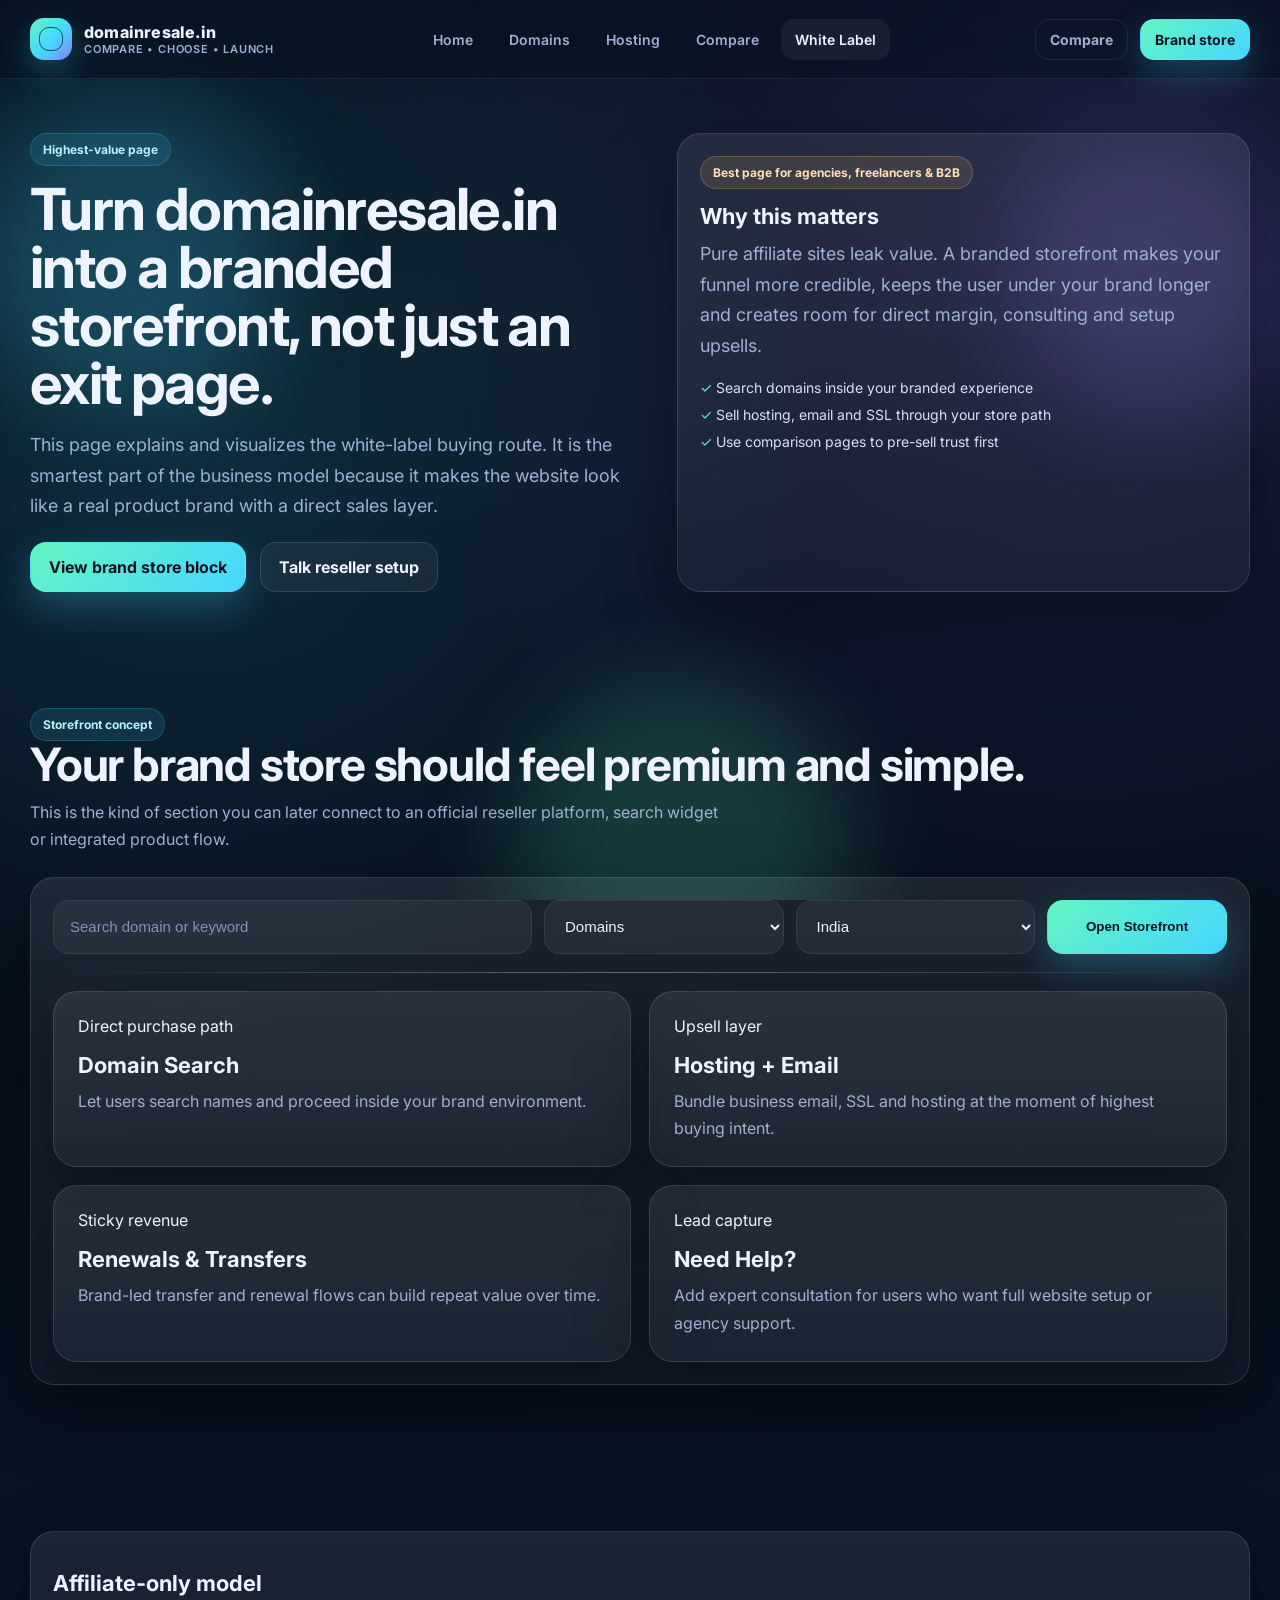
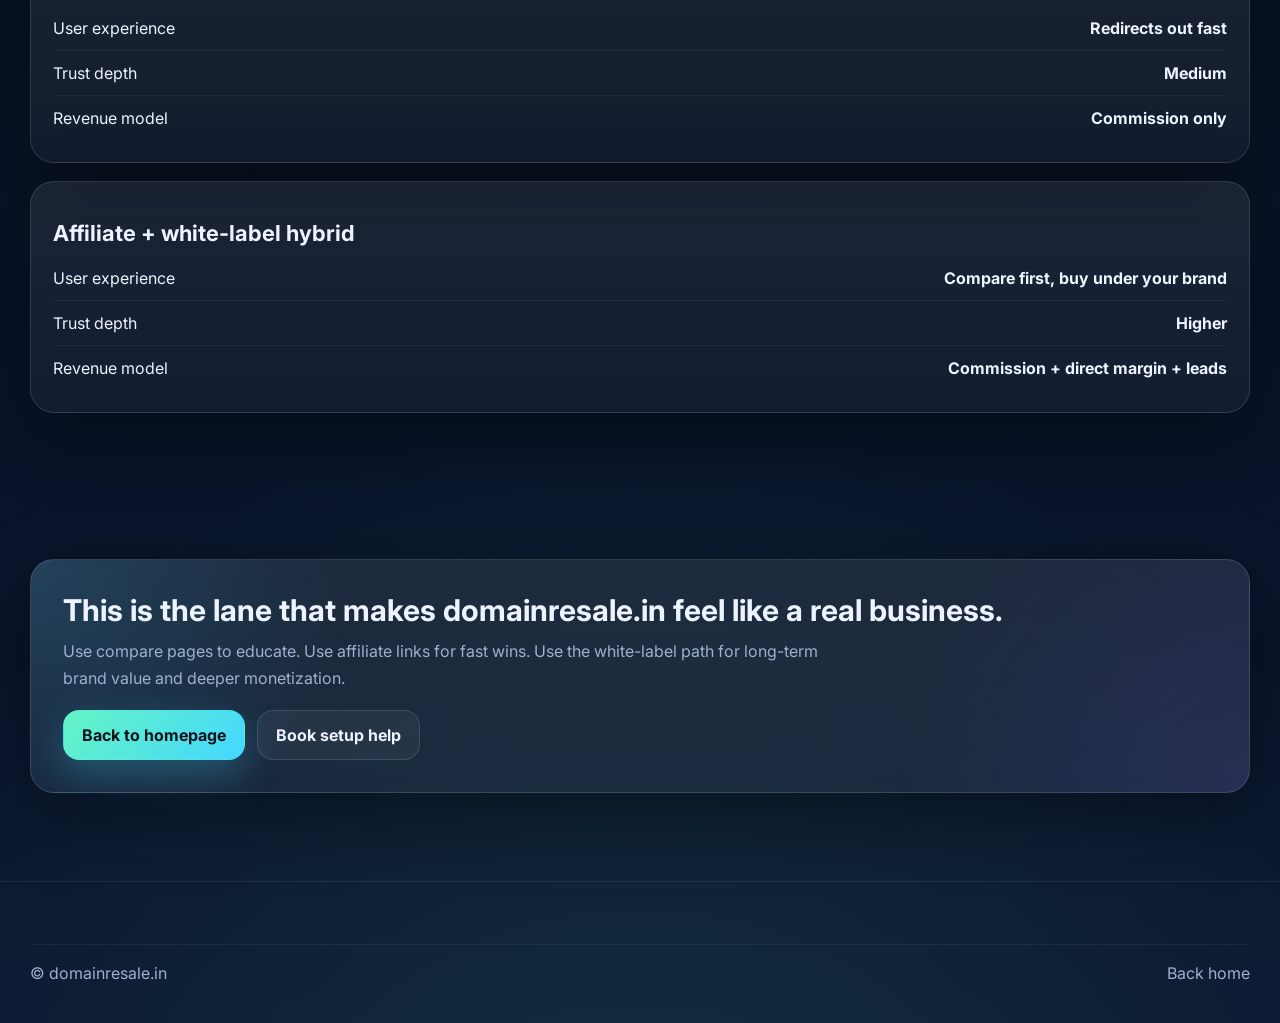
<file: pages/white-label.html>
<!DOCTYPE html>
<html lang="en">
<head>
  <meta charset="UTF-8" />
  <meta name="viewport" content="width=device-width, initial-scale=1.0" />
  <title>White Label — domainresale.in</title>
  <link rel="preconnect" href="https://fonts.googleapis.com">
  <link rel="preconnect" href="https://fonts.gstatic.com" crossorigin>
  <link href="https://fonts.googleapis.com/css2?family=Inter:wght@400;500;600;700;800;900&display=swap" rel="stylesheet">
  <link rel="stylesheet" href="../css/global.css" />
  <link rel="stylesheet" href="../css/pages.css" />
</head>
<body>
  <div class="bg-orbs"><span></span><span></span><span></span></div>
  <header class="topbar">
    <div class="container nav">
      <a class="brand" href="../index.html"><span class="brand-mark"></span><span>domainresale.in<small>Compare • choose • launch</small></span></a>
      <nav class="nav-links">
        <a href="../index.html">Home</a>
        <a href="domains.html">Domains</a>
        <a href="hosting.html">Hosting</a>
        <a href="compare.html">Compare</a>
        <a class="active" href="white-label.html">White Label</a>
      </nav>
      <div class="nav-cta">
        <a class="btn btn-ghost btn-small" href="compare.html">Compare</a>
        <a class="btn btn-primary btn-small" href="#storefront">Brand store</a>
      </div>
      <button class="mobile-toggle" aria-label="Toggle menu">☰</button>
    </div>
  </header>

  <main>
    <section class="page-hero">
      <div class="container split-hero">
        <div>
          <span class="badge">Highest-value page</span>
          <h1>Turn domainresale.in into a branded storefront, not just an exit page.</h1>
          <p>This page explains and visualizes the white-label buying route. It is the smartest part of the business model because it makes the website look like a real product brand with a direct sales layer.</p>
          <div class="hero-actions" style="margin-top:20px">
            <a class="btn btn-primary" href="#storefront">View brand store block</a>
            <a class="btn btn-secondary" href="#">Talk reseller setup</a>
          </div>
        </div>
        <div class="card hero-panel">
          <span class="badge badge-warning">Best page for agencies, freelancers & B2B</span>
          <h3 style="margin-top:14px">Why this matters</h3>
          <p>Pure affiliate sites leak value. A branded storefront makes your funnel more credible, keeps the user under your brand longer and creates room for direct margin, consulting and setup upsells.</p>
          <ul class="list">
            <li>Search domains inside your branded experience</li>
            <li>Sell hosting, email and SSL through your store path</li>
            <li>Use comparison pages to pre-sell trust first</li>
          </ul>
        </div>
      </div>
    </section>

    <section class="section" id="storefront">
      <div class="container">
        <div class="section-head">
          <div>
            <span class="badge">Storefront concept</span>
            <h2>Your brand store should feel premium and simple.</h2>
            <p>This is the kind of section you can later connect to an official reseller platform, search widget or integrated product flow.</p>
          </div>
        </div>

        <div class="card hero-panel">
          <div class="filter-bar">
            <input class="input" type="text" placeholder="Search domain or keyword" />
            <select class="select"><option>Domains</option><option>Hosting</option><option>Email</option><option>SSL</option></select>
            <select class="select"><option>India</option><option>Global</option><option>Startup</option><option>Agency</option></select>
            <button class="btn btn-primary">Open Storefront</button>
          </div>

          <div class="glow-line"></div>

          <div class="check-grid">
            <article class="card check-card">
              <span class="tag">Direct purchase path</span>
              <h3>Domain Search</h3>
              <p>Let users search names and proceed inside your brand environment.</p>
            </article>
            <article class="card check-card">
              <span class="tag">Upsell layer</span>
              <h3>Hosting + Email</h3>
              <p>Bundle business email, SSL and hosting at the moment of highest buying intent.</p>
            </article>
            <article class="card check-card">
              <span class="tag">Sticky revenue</span>
              <h3>Renewals & Transfers</h3>
              <p>Brand-led transfer and renewal flows can build repeat value over time.</p>
            </article>
            <article class="card check-card">
              <span class="tag">Lead capture</span>
              <h3>Need Help?</h3>
              <p>Add expert consultation for users who want full website setup or agency support.</p>
            </article>
          </div>
        </div>
      </div>
    </section>

    <section class="section-tight">
      <div class="container compare-stack">
        <div class="card compare-box">
          <h3>Affiliate-only model</h3>
          <div class="kv"><span>User experience</span><strong>Redirects out fast</strong></div>
          <div class="kv"><span>Trust depth</span><strong>Medium</strong></div>
          <div class="kv"><span>Revenue model</span><strong>Commission only</strong></div>
        </div>
        <div class="card compare-box">
          <h3>Affiliate + white-label hybrid</h3>
          <div class="kv"><span>User experience</span><strong>Compare first, buy under your brand</strong></div>
          <div class="kv"><span>Trust depth</span><strong>Higher</strong></div>
          <div class="kv"><span>Revenue model</span><strong>Commission + direct margin + leads</strong></div>
        </div>
      </div>
    </section>

    <section class="section">
      <div class="container">
        <div class="cta-band card">
          <div>
            <h3>This is the lane that makes domainresale.in feel like a real business.</h3>
            <p>Use compare pages to educate. Use affiliate links for fast wins. Use the white-label path for long-term brand value and deeper monetization.</p>
          </div>
          <div style="display:flex;gap:12px;flex-wrap:wrap">
            <a class="btn btn-primary" href="../index.html">Back to homepage</a>
            <a class="btn btn-secondary" href="#">Book setup help</a>
          </div>
        </div>
      </div>
    </section>
  </main>

  <footer><div class="container"><div class="footer-bottom"><span>© domainresale.in</span><span><a href="../index.html">Back home</a></span></div></div></footer>
  <script src="../js/app.js"></script>
</body>
</html>
</file>
<file: css/global.css>
:root{
  --bg:#07111f;
  --bg-2:#0b1830;
  --surface:rgba(255,255,255,.06);
  --surface-2:rgba(255,255,255,.08);
  --stroke:rgba(255,255,255,.12);
  --text:#edf3ff;
  --muted:#9fb0d0;
  --primary:#64f4c3;
  --primary-2:#45d7ff;
  --accent:#8d7dff;
  --warning:#ffc468;
  --shadow:0 25px 70px rgba(0,0,0,.35);
  --radius:24px;
  --container:min(1220px, calc(100% - 32px));
}

*{box-sizing:border-box}
html{scroll-behavior:smooth}
body{
  margin:0;
  font-family:Inter, ui-sans-serif, system-ui, -apple-system, Segoe UI, Roboto, Arial, sans-serif;
  color:var(--text);
  background:
    radial-gradient(circle at 15% 15%, rgba(69,215,255,.16), transparent 26%),
    radial-gradient(circle at 85% 8%, rgba(141,125,255,.17), transparent 28%),
    radial-gradient(circle at 50% 110%, rgba(100,244,195,.12), transparent 30%),
    linear-gradient(180deg, #050d18 0%, #07111f 46%, #0a1630 100%);
  min-height:100vh;
  overflow-x:hidden;
}

a{color:inherit;text-decoration:none}
img{max-width:100%}
.container{width:var(--container);margin-inline:auto}
.section{padding:88px 0}
.section-tight{padding:58px 0}
.grid{display:grid;gap:22px}
.hidden{display:none!important}

.bg-orbs{
  position:fixed; inset:0; pointer-events:none; overflow:hidden; z-index:-1;
}
.bg-orbs span{
  position:absolute; border-radius:999px; filter:blur(50px); opacity:.18;
  animation:float 14s ease-in-out infinite;
}
.bg-orbs span:nth-child(1){width:320px;height:320px;left:-40px;top:90px;background:#45d7ff;}
.bg-orbs span:nth-child(2){width:280px;height:280px;right:-20px;top:140px;background:#8d7dff;animation-delay:-4s;}
.bg-orbs span:nth-child(3){width:340px;height:340px;left:40%;bottom:-120px;background:#64f4c3;animation-delay:-8s;}
@keyframes float{
  0%,100%{transform:translateY(0) translateX(0)}
  50%{transform:translateY(-18px) translateX(16px)}
}

.topbar{
  position:sticky; top:0; z-index:100;
  backdrop-filter: blur(18px);
  background:rgba(7,17,31,.62);
  border-bottom:1px solid rgba(255,255,255,.08);
}
.nav{
  display:flex; align-items:center; justify-content:space-between;
  gap:18px; min-height:78px;
}
.brand{
  display:flex; align-items:center; gap:12px; font-weight:800; letter-spacing:.2px;
}
.brand-mark{
  width:42px;height:42px;border-radius:14px;
  background:linear-gradient(135deg, var(--primary), var(--primary-2) 55%, var(--accent));
  box-shadow:0 10px 30px rgba(69,215,255,.28);
  position:relative;
}
.brand-mark::after{
  content:""; position:absolute; inset:9px; border-radius:10px;
  border:1.5px solid rgba(7,17,31,.7);
}
.brand small{display:block;color:var(--muted);font-size:11px;font-weight:600;letter-spacing:.8px;text-transform:uppercase}

.nav-links{
  display:flex; align-items:center; gap:8px; flex-wrap:wrap;
}
.nav-links a{
  padding:12px 14px; border-radius:14px; color:var(--muted); font-size:14px; font-weight:600;
}
.nav-links a:hover, .nav-links a.active{
  color:var(--text); background:rgba(255,255,255,.06)
}
.nav-cta{
  display:flex; gap:12px; align-items:center;
}
.mobile-toggle{
  display:none; width:46px;height:46px;border-radius:14px;border:1px solid var(--stroke);
  background:rgba(255,255,255,.05); color:#fff; font-size:18px;
}

.btn{
  --btn-bg:linear-gradient(135deg, var(--primary), var(--primary-2));
  display:inline-flex; align-items:center; justify-content:center; gap:10px;
  padding:14px 18px; border-radius:16px; border:1px solid transparent;
  font-weight:700; transition:.2s ease; cursor:pointer; white-space:nowrap;
}
.btn:hover{transform:translateY(-1px)}
.btn-primary{
  color:#06131e; background:var(--btn-bg); box-shadow:0 14px 36px rgba(69,215,255,.25);
}
.btn-secondary{
  color:var(--text); background:rgba(255,255,255,.05); border-color:var(--stroke)
}
.btn-ghost{
  color:var(--muted); background:transparent; border-color:rgba(255,255,255,.08)
}
.btn-small{padding:11px 14px;border-radius:14px;font-size:14px}
.btn-full{width:100%}

.hero{
  padding:68px 0 44px;
}
.hero-grid{
  display:grid; grid-template-columns:1.1fr .9fr; gap:26px; align-items:stretch;
}
.kicker{
  display:inline-flex; align-items:center; gap:10px;
  padding:9px 14px; border-radius:999px; border:1px solid rgba(100,244,195,.22);
  background:rgba(100,244,195,.08); color:#cffff1; font-size:13px; font-weight:700;
}
.hero h1{
  margin:18px 0 14px; font-size:clamp(36px, 6vw, 68px); line-height:.95; letter-spacing:-2px;
}
.hero p{
  font-size:18px; line-height:1.7; color:var(--muted); margin:0 0 24px;
  max-width:670px;
}
.hero-actions{display:flex; flex-wrap:wrap; gap:14px}
.hero-metrics{
  margin-top:26px;
  display:grid; grid-template-columns:repeat(3, 1fr); gap:14px;
}
.metric{
  background:var(--surface); border:1px solid var(--stroke); border-radius:22px; padding:18px;
  box-shadow:var(--shadow)
}
.metric strong{display:block;font-size:28px}
.metric span{display:block;color:var(--muted);margin-top:6px;font-size:14px}

.card{
  background:linear-gradient(180deg, rgba(255,255,255,.08), rgba(255,255,255,.04));
  border:1px solid var(--stroke);
  border-radius:var(--radius);
  box-shadow:var(--shadow);
}
.hero-panel{padding:22px}
.glow-line{
  height:1px; background:linear-gradient(90deg, transparent, rgba(255,255,255,.35), transparent);
  margin:18px 0;
}

.search-shell{
  padding:16px;
  background:rgba(255,255,255,.04);
  border:1px solid var(--stroke); border-radius:22px;
}
.search-row{
  display:grid; grid-template-columns:1fr 140px 160px; gap:12px;
}
.input, .select{
  width:100%; background:rgba(255,255,255,.05); color:var(--text);
  border:1px solid rgba(255,255,255,.08); border-radius:16px;
  min-height:54px; padding:0 16px; font-size:15px; outline:none;
}
.input::placeholder{color:#7f94bb}
.quick-pills{
  display:flex; flex-wrap:wrap; gap:10px; margin-top:14px;
}
.pill{
  padding:10px 12px; border-radius:999px; background:rgba(255,255,255,.05);
  border:1px solid rgba(255,255,255,.08); color:#d8e3fb; font-weight:600; font-size:13px;
}
.mini-table{
  display:grid; gap:12px; margin-top:18px;
}
.mini-row{
  display:grid; grid-template-columns:1.3fr .7fr .8fr .8fr; gap:12px;
  padding:14px; border-radius:18px; background:rgba(255,255,255,.04);
  border:1px solid rgba(255,255,255,.07); align-items:center;
}
.mini-row span:last-child{text-align:right}
.badge{
  display:inline-flex; align-items:center; gap:8px;
  padding:8px 12px; border-radius:999px; font-size:12px; font-weight:700;
  background:rgba(69,215,255,.12); color:#b9efff; border:1px solid rgba(69,215,255,.2)
}
.badge-success{
  background:rgba(100,244,195,.12); color:#d6fff1; border-color:rgba(100,244,195,.2)
}
.badge-warning{
  background:rgba(255,196,104,.12); color:#ffe1b7; border-color:rgba(255,196,104,.22)
}
.section-head{
  display:flex; align-items:end; justify-content:space-between; gap:18px; margin-bottom:24px;
}
.section-head h2{
  margin:0; font-size:clamp(28px, 4vw, 46px); line-height:1.04; letter-spacing:-1.2px;
}
.section-head p{margin:10px 0 0;color:var(--muted);max-width:700px;line-height:1.7}

.feature-grid{grid-template-columns:repeat(3,1fr)}
.feature-card, .provider-card, .tool-card, .blog-card, .deal-card, .plan-card{
  padding:24px; position:relative; overflow:hidden;
}
.feature-card::before, .provider-card::before, .tool-card::before, .plan-card::before{
  content:""; position:absolute; inset:auto -40px -40px auto; width:120px;height:120px;
  background:radial-gradient(circle, rgba(255,255,255,.18), transparent 60%);
}
.icon-bubble{
  width:52px;height:52px; border-radius:16px; display:grid; place-items:center; font-size:22px;
  background:linear-gradient(135deg, rgba(69,215,255,.18), rgba(141,125,255,.2));
  border:1px solid rgba(255,255,255,.1);
}
.card h3{margin:16px 0 10px;font-size:22px}
.card p{margin:0;color:var(--muted);line-height:1.7}
.card-footer{
  display:flex; justify-content:space-between; align-items:center; gap:12px; margin-top:18px;
}

.provider-grid{grid-template-columns:repeat(4,1fr)}
.provider-top{display:flex;justify-content:space-between;align-items:start;gap:12px}
.price{
  font-size:34px;font-weight:800;letter-spacing:-1px
}
.price small{font-size:14px;color:var(--muted);font-weight:600}
.rating{color:#ffe1b7;font-weight:700;font-size:14px}
.list{display:grid;gap:10px;margin:18px 0 0;padding:0;list-style:none}
.list li{color:#d6e1f8;font-size:14px}
.list li::before{content:"✓ "; color:var(--primary)}

.compare-table{
  overflow:auto; border-radius:24px; border:1px solid var(--stroke);
  background:rgba(255,255,255,.04);
}
table{width:100%; border-collapse:collapse; min-width:840px}
th, td{padding:18px 16px; text-align:left; border-bottom:1px solid rgba(255,255,255,.08)}
th{font-size:13px; color:#b8c8e7; text-transform:uppercase; letter-spacing:.7px}
td{font-size:15px}
tr:hover td{background:rgba(255,255,255,.02)}

.cta-band{
  padding:32px; display:flex; align-items:center; justify-content:space-between; gap:18px; flex-wrap:wrap;
  background:
    radial-gradient(circle at 0% 0%, rgba(69,215,255,.16), transparent 26%),
    radial-gradient(circle at 100% 100%, rgba(141,125,255,.14), transparent 28%),
    linear-gradient(180deg, rgba(255,255,255,.08), rgba(255,255,255,.05));
}
.cta-band h3{margin:0 0 10px; font-size:30px}
.cta-band p{margin:0;color:var(--muted);max-width:760px;line-height:1.7}

.tools-grid{grid-template-columns:repeat(4,1fr)}
.tool-card .tag, .provider-card .tag, .deal-card .tag{
  display:inline-flex; padding:8px 11px; border-radius:999px; background:rgba(255,255,255,.06);
  border:1px solid rgba(255,255,255,.08); color:#dbe8ff; font-size:12px; font-weight:700
}

.deals-grid{grid-template-columns:repeat(3,1fr)}
.deal-card h3{font-size:26px}
.deal-code{
  margin-top:16px; display:flex; justify-content:space-between; align-items:center;
  padding:12px 14px; border-radius:16px; border:1px dashed rgba(255,255,255,.16); color:#d5e0f6;
  background:rgba(255,255,255,.03)
}

.blog-grid{grid-template-columns:repeat(3,1fr)}

footer{
  padding:34px 0 40px; border-top:1px solid rgba(255,255,255,.07); color:var(--muted)
}
.footer-grid{
  display:grid; grid-template-columns:1.2fr .8fr .8fr .9fr; gap:22px;
}
.footer-grid h4{margin:0 0 14px;color:#f1f6ff}
.footer-grid a{display:block; padding:6px 0}
.footer-bottom{
  display:flex; justify-content:space-between; gap:12px; margin-top:28px; padding-top:18px; border-top:1px solid rgba(255,255,255,.06);
  flex-wrap:wrap
}

.floating-cta{
  position:fixed; right:18px; bottom:18px; z-index:98; display:flex; flex-direction:column; gap:10px;
}
.float-btn{
  width:56px;height:56px;border:none;border-radius:18px; display:grid; place-items:center;
  background:linear-gradient(135deg, var(--primary), var(--primary-2)); color:#06131e;
  box-shadow:0 14px 36px rgba(69,215,255,.26); font-size:22px; cursor:pointer
}
.float-chat{
  width:auto; padding:14px 16px; font-weight:800; font-size:14px;
}

.page-hero{
  padding:54px 0 28px;
}
.page-hero h1{
  margin:14px 0 10px; font-size:clamp(34px, 5vw, 58px); line-height:1; letter-spacing:-1.6px
}
.page-hero p{max-width:760px;color:var(--muted);font-size:18px;line-height:1.7}

.split-hero{
  display:grid; grid-template-columns:1fr .92fr; gap:24px; align-items:stretch;
}

.filter-bar{
  display:grid; grid-template-columns:2fr 1fr 1fr 180px; gap:12px;
}
.tip-list{display:grid;gap:14px}
.tip{
  padding:18px; border-radius:18px; background:rgba(255,255,255,.04); border:1px solid rgba(255,255,255,.06)
}
.tip strong{display:block;margin-bottom:8px}

@media (max-width: 1120px){
  .provider-grid,.tools-grid{grid-template-columns:repeat(2,1fr)}
  .feature-grid,.deals-grid,.blog-grid{grid-template-columns:1fr 1fr}
  .hero-grid,.split-hero{grid-template-columns:1fr}
  .footer-grid{grid-template-columns:1fr 1fr}
}
@media (max-width: 860px){
  .mobile-toggle{display:block}
  .nav-links,.nav-cta{
    display:none
  }
  .nav.open .nav-links, .nav.open .nav-cta{
    display:flex; width:100%
  }
  .nav.open{
    padding:12px 0 18px; flex-wrap:wrap; align-items:flex-start
  }
  .nav.open .nav-links{
    flex-direction:column; align-items:stretch
  }
  .nav.open .nav-links a{padding:14px 16px}
  .nav.open .nav-cta{flex-direction:column; align-items:stretch}
  .hero-metrics,.feature-grid,.provider-grid,.tools-grid,.deals-grid,.blog-grid,.footer-grid{
    grid-template-columns:1fr
  }
  .search-row, .filter-bar{
    grid-template-columns:1fr
  }
  .mini-row{
    grid-template-columns:1fr 1fr;
  }
  .section{padding:72px 0}
  .section-head{align-items:start;flex-direction:column}
}
</file>
<file: css/pages.css>
.provider-hero-panel{
  padding:24px;
  display:grid;
  grid-template-columns:1fr 1fr;
  gap:16px;
}
.provider-stat{
  padding:16px;
  border-radius:18px;
  background:rgba(255,255,255,.04);
  border:1px solid rgba(255,255,255,.08);
}
.provider-stat strong{
  display:block;
  font-size:28px;
  margin-bottom:6px;
}
.check-grid{
  display:grid;grid-template-columns:repeat(2,1fr);gap:18px
}
.check-card{padding:24px}
.compare-stack{display:grid;gap:18px}
.compare-box{padding:22px}
.kv{
  display:grid;grid-template-columns:1fr auto;gap:12px;
  padding:12px 0;border-bottom:1px solid rgba(255,255,255,.06)
}
.kv:last-child{border-bottom:none}
.hero-bullets{display:grid;gap:10px;margin:20px 0 0;padding:0;list-style:none}
.hero-bullets li{color:#d7e3fb}
.hero-bullets li::before{content:"● "; color:var(--primary)}
.quote-box{
  padding:22px;border-radius:22px;background:rgba(255,255,255,.04);border:1px solid rgba(255,255,255,.08)
}
.quote-box p{font-size:18px;line-height:1.8}
@media (max-width: 860px){
  .provider-hero-panel,.check-grid{grid-template-columns:1fr}
}
</file>
